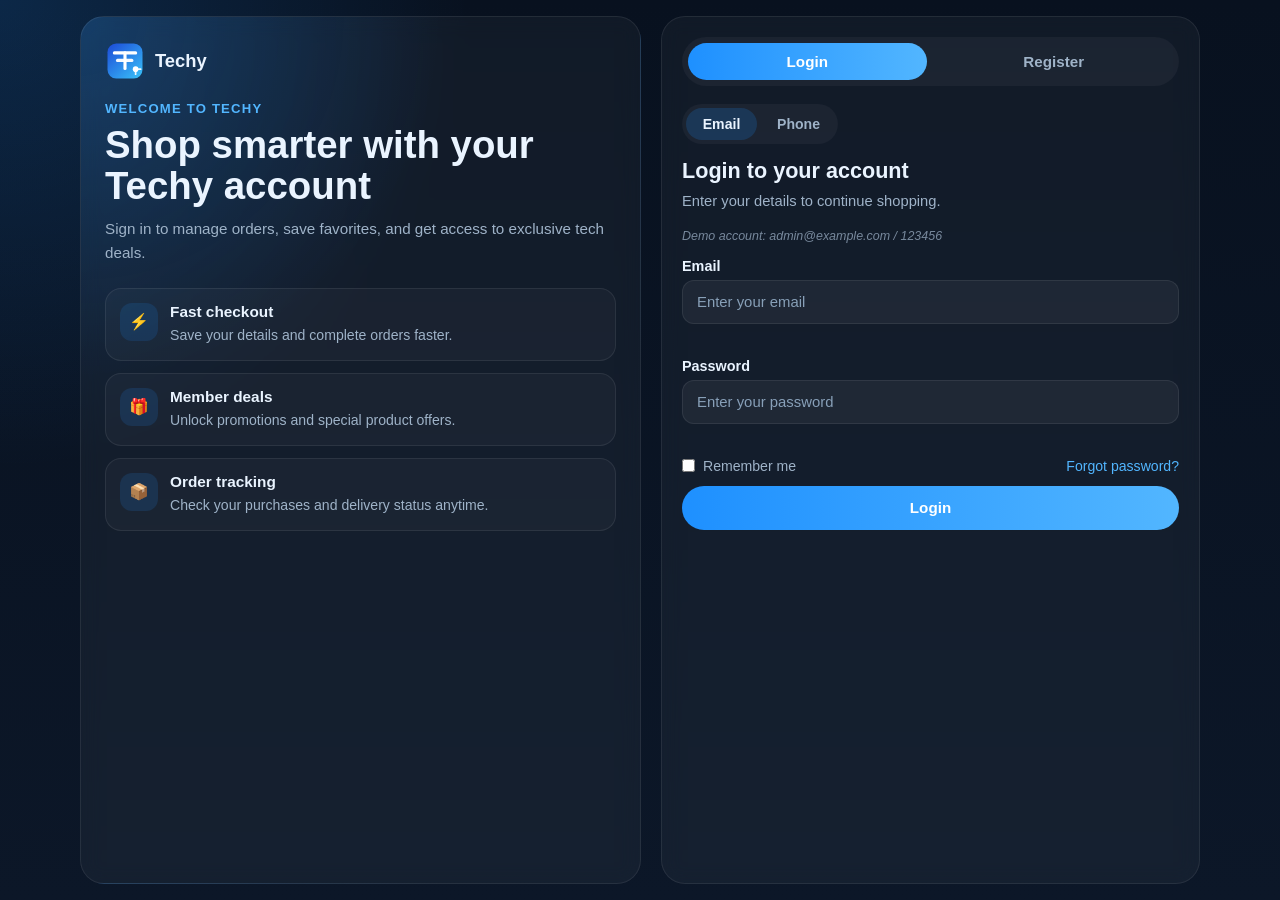
<file: index.html>
<!DOCTYPE html>
<html lang="en">
    <head>
        <meta charset="UTF-8">
        <meta name="viewport" content="width=device-width, initial-scale=1.0">
        <title>Techy - Homepage</title>
        <link rel="icon" type="image/svg+xml" href="./assets/images/techy-favicon.svg">
        <script src="./js/auth-session.js"></script>
        <script>
            window.TechyAuth.requireAuth();
        </script>
        <link rel="stylesheet" href="./css/main.css">
        <link rel="stylesheet" href="./css/header.css">
        <link rel="stylesheet" href="./css/footer.css">
    </head>
    <body>
        <header class="header" id="header">
            <div class="header__container">
                <a href="./index.html" class="header__brand">
                    <img
                        src="./assets/images/techy-symbol.svg"
                        alt="Techy logo"
                        class="header__logo"
                    >
                    <span class="header__brand-text">Techy</span>
                </a>

                <nav class="header__nav">
                    <a href="./index.html" class="header__nav-link header__nav-link--active">Home</a>
                    <a href="./products.html" class="header__nav-link">Products</a>
                    <a href="./deals.html" class="header__nav-link">Deals</a>
                    <a href="./account.html" class="header__nav-link">Account</a>
                    <a href="./cart.html" class="header__nav-link">Cart</a>
                </nav>

                <div class="header__actions">
                    <form class="header__search" action="./products.html" method="get">
                        <span class="header__search-icon">Search</span>
                        <input
                            type="text"
                            class="header__search-input"
                            name="search"
                            placeholder="Search gadgets..."
                        >
                    </form>

                    <a href="./cart.html" class="header__icon-link" aria-label="Cart">
                        <span class="header__icon-symbol">Cart</span>
                        <span class="header__cart-count" data-cart-count>0</span>
                    </a>
                    <button class="header__menu-button" type="button" id="menuBtn" aria-label="Open menu">Menu</button>
                </div>
            </div>

            <div class="header__mobile-panel" id="mobilePanel">
                <div class="header__mobile-inner">
                    <form class="header__mobile-search" action="./products.html" method="get">
                        <input
                            type="text"
                            class="header__mobile-search-input"
                            name="search"
                            placeholder="Search gadgets..."
                        >
                    </form>

                    <div class="header__mobile-links">
                        <a href="./index.html" class="header__mobile-link">Home</a>
                        <a href="./products.html" class="header__mobile-link">Products</a>
                        <a href="./deals.html" class="header__mobile-link">Deals</a>
                        <a href="./account.html" class="header__mobile-link">Account</a>
                        <a href="./cart.html" class="header__mobile-link">Cart</a>
                    </div>
                </div>
            </div>
        </header>

        <section class="hero">
            <div class="hero__container">
                <div class="hero__card">
                    <p class="hero__eyebrow">Smart Tech. Better Prices.</p>
                    <h1 class="hero__title">Upgrade your setup with Techy</h1>
                    <p class="hero__description">
                        Discover gadgets, accessories, and daily tech deals in a clean modern shopping experience.
                    </p>
                    <div class="hero__actions">
                        <a href="./products.html" class="hero__button hero__button--primary">Shop now</a>
                        <a href="./products.html" class="hero__button hero__button--secondary">View deals</a>
                    </div>
                </div>
            </div>
        </section>

        <section class="promo">
            <div class="promo__container">
                <div class="promo__grid">
                    <article class="promo__card">
                        <span class="promo__label">Fast delivery</span>
                        <h2 class="promo__title">Next-gen tech, delivered fast</h2>
                        <p class="promo__text">
                            Shop the latest gadgets, accessories, and gaming gear with reliable shipping and daily offers.
                        </p>
                    </article>

                    <article class="promo__stat-card">
                        <strong class="promo__stat-number">5K+</strong>
                        <span class="promo__stat-label">Products available</span>
                    </article>

                    <article class="promo__stat-card">
                        <strong class="promo__stat-number">24/7</strong>
                        <span class="promo__stat-label">Customer support</span>
                    </article>

                    <article class="promo__stat-card">
                        <strong class="promo__stat-number">99%</strong>
                        <span class="promo__stat-label">Happy customers</span>
                    </article>
                </div>
            </div>
        </section>

        <section class="categories">
            <div class="categories__container">
                <div class="section-heading">
                    <p class="section-heading__eyebrow">Top categories</p>
                    <h2 class="section-heading__title">Find your next upgrade</h2>
                </div>

                <div class="categories__grid">
                    <article class="categories__card">
                        <span class="categories__icon">LP</span>
                        <h3 class="categories__name">Laptops</h3>
                        <p class="categories__text">Powerful machines for work, study, and gaming.</p>
                    </article>

                    <article class="categories__card">
                        <span class="categories__icon">PH</span>
                        <h3 class="categories__name">Phones</h3>
                        <p class="categories__text">Flagship and budget smartphones for every need.</p>
                    </article>

                    <article class="categories__card">
                        <span class="categories__icon">AU</span>
                        <h3 class="categories__name">Audio</h3>
                        <p class="categories__text">Headphones, earbuds, speakers, and more.</p>
                    </article>

                    <article class="categories__card">
                        <span class="categories__icon">WR</span>
                        <h3 class="categories__name">Wearables</h3>
                        <p class="categories__text">Smartwatches and fitness tech for everyday life.</p>
                    </article>
                </div>
            </div>
        </section>

        <section class="ad-banner">
            <div class="ad-banner__container">
                <div class="ad-banner__content">
                    <p class="ad-banner__eyebrow">Limited-time deal</p>
                    <h2 class="ad-banner__title">Save up to 40% on selected accessories</h2>
                    <p class="ad-banner__text">
                        Upgrade your setup with keyboards, mice, chargers, cases, and smart devices at special prices this week.
                    </p>
                    <div class="ad-banner__actions">
                        <a href="./products.html" class="ad-banner__button ad-banner__button--primary">Shop deals</a>
                        <a href="./products.html" class="ad-banner__button ad-banner__button--secondary">Learn more</a>
                    </div>
                </div>
                <div class="ad-banner__badge">
                    <span class="ad-banner__badge-label">From</span>
                    <strong class="ad-banner__badge-price">$19</strong>
                </div>
            </div>
        </section>

        <section class="products">
            <div class="products__container">
                <div class="section-heading">
                    <p class="section-heading__eyebrow">Trending now</p>
                    <h2 class="section-heading__title">Popular picks at Techy</h2>
                </div>

                <div class="products__grid" id="productsGrid"></div>
            </div>
        </section>

        <section class="features" id="aboutSection">
            <div class="features__container">
                <div class="section-heading">
                    <p class="section-heading__eyebrow">Why Techy</p>
                    <h2 class="section-heading__title">Built for modern tech shopping</h2>
                </div>

                <div class="features__grid">
                    <article class="features__card">
                        <h3 class="features__title">Trusted quality</h3>
                        <p class="features__text">Carefully selected products from reliable brands and suppliers.</p>
                    </article>

                    <article class="features__card">
                        <h3 class="features__title">Best-value deals</h3>
                        <p class="features__text">Frequent promotions and competitive prices across top categories.</p>
                    </article>

                    <article class="features__card">
                        <h3 class="features__title">Easy support</h3>
                        <p class="features__text">Simple returns, friendly service, and smooth shopping experience.</p>
                    </article>
                </div>
            </div>
        </section>

        <footer class="footer" id="contactSection">
            <div class="footer__container">
                <div class="footer__top">
                    <div class="footer__brand-block">
                        <a href="./index.html" class="footer__brand">
                            <img
                                src="./assets/images/techy-symbol.svg"
                                alt="Techy logo"
                                class="footer__logo"
                            >
                            <span class="footer__brand-text">Techy</span>
                        </a>
                        <p class="footer__description">
                            Your trusted tech shop for gadgets, accessories, and smart deals every day.
                        </p>
                    </div>

                    <div class="footer__links-group">
                        <h3 class="footer__title">Shop</h3>
                        <a href="./products.html?category=Laptops" class="footer__link">Laptops</a>
                        <a href="./products.html?category=Phones" class="footer__link">Phones</a>
                        <a href="./products.html?category=Accessories" class="footer__link">Accessories</a>
                        <a href="./products.html?badge=deal" class="footer__link">Deals</a>
                    </div>

                    <div class="footer__links-group">
                        <h3 class="footer__title">Company</h3>
                        <a href="./about.html" class="footer__link">About</a>
                        <a href="./contact.html" class="footer__link">Contact</a>
                        <a href="./support.html" class="footer__link">Support</a>
                        <a href="./privacy.html" class="footer__link">Privacy Policy</a>
                    </div>

                    <div class="footer__links-group">
                        <h3 class="footer__title">Newsletter</h3>
                        <p class="footer__text">
                            Get updates on new arrivals and exclusive offers.
                        </p>
                        <form class="footer__form" action="#">
                            <input
                                type="email"
                                class="footer__input"
                                placeholder="Enter your email"
                            >
                            <button type="submit" class="footer__button">Subscribe</button>
                        </form>
                    </div>
                </div>

                <div class="footer__bottom">
                    <p class="footer__copyright">© 2026 Techy. All rights reserved.</p>
                    <div class="footer__bottom-links">
                        <a href="./support.html" class="footer__bottom-link">Terms</a>
                        <a href="./privacy.html" class="footer__bottom-link">Privacy</a>
                        <a href="./support.html" class="footer__bottom-link">Cookies</a>
                    </div>
                </div>
            </div>
        </footer>

        <script src="./js/catalog-data.js"></script>
        <script src="./js/store.js"></script>
        <script src="./js/header.js"></script>
        <script src="./js/home.js"></script>
    </body>
</html>
</file>
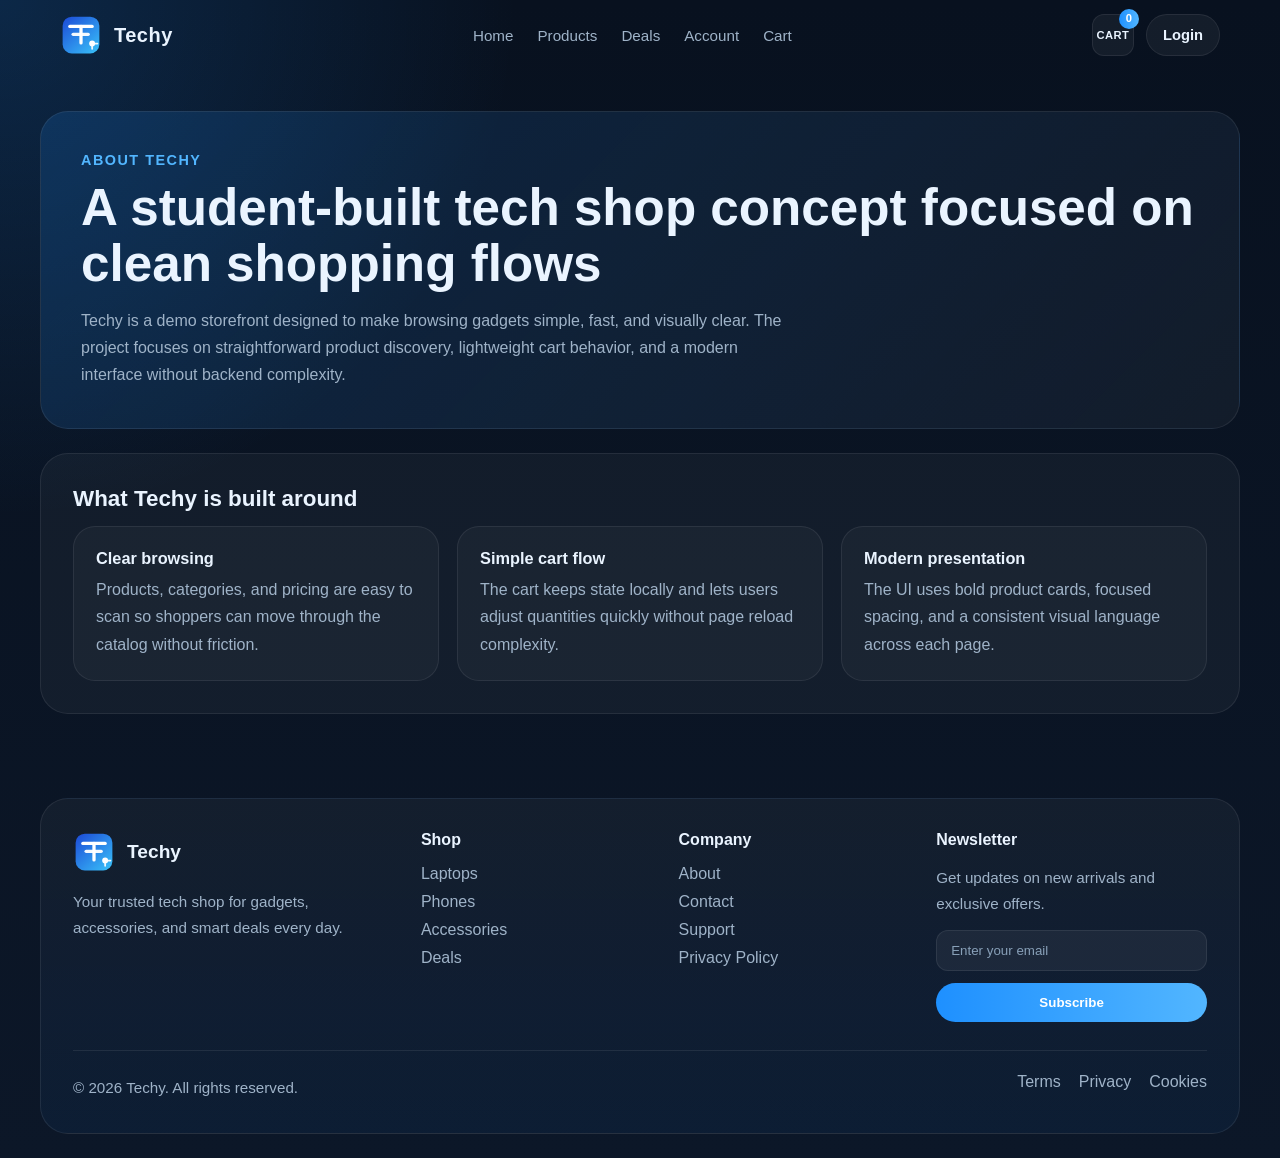
<file: about.html>
<!DOCTYPE html>
<html lang="en">
    <head>
        <meta charset="UTF-8">
        <meta name="viewport" content="width=device-width, initial-scale=1.0">
        <title>Techy - About</title>
        <link rel="icon" type="image/svg+xml" href="./assets/images/techy-favicon.svg">
        <script src="./js/auth-session.js"></script>
        <link rel="stylesheet" href="./css/main.css">
        <link rel="stylesheet" href="./css/header.css">
        <link rel="stylesheet" href="./css/footer.css">
        <link rel="stylesheet" href="./css/company.css">
    </head>
    <body class="about-page">
        <header class="header header--scrolled" id="header">
            <div class="header__container">
                <a href="./index.html" class="header__brand">
                    <img src="./assets/images/techy-symbol.svg" alt="Techy logo" class="header__logo">
                    <span class="header__brand-text">Techy</span>
                </a>
                <nav class="header__nav">
                    <a href="./index.html" class="header__nav-link">Home</a>
                    <a href="./products.html" class="header__nav-link">Products</a>
                    <a href="./deals.html" class="header__nav-link">Deals</a>
                    <a href="./account.html" class="header__nav-link">Account</a>
                    <a href="./cart.html" class="header__nav-link">Cart</a>
                </nav>
                <div class="header__actions">
                    <a href="./cart.html" class="header__icon-link" aria-label="Cart">
                        <span class="header__icon-symbol">Cart</span>
                        <span class="header__cart-count" data-cart-count>0</span>
                    </a>
                    <button class="header__menu-button" type="button" id="menuBtn" aria-label="Open menu">Menu</button>
                </div>
            </div>
            <div class="header__mobile-panel" id="mobilePanel">
                <div class="header__mobile-inner">
                    <div class="header__mobile-links">
                        <a href="./index.html" class="header__mobile-link">Home</a>
                        <a href="./products.html" class="header__mobile-link">Products</a>
                        <a href="./deals.html" class="header__mobile-link">Deals</a>
                        <a href="./account.html" class="header__mobile-link">Account</a>
                        <a href="./cart.html" class="header__mobile-link">Cart</a>
                    </div>
                </div>
            </div>
        </header>

        <main class="info-page">
            <div class="info-page__container">
                <section class="info-page__hero">
                    <p class="info-page__eyebrow">About Techy</p>
                    <h1 class="info-page__title">A student-built tech shop concept focused on clean shopping flows</h1>
                    <p class="info-page__description">
                        Techy is a demo storefront designed to make browsing gadgets simple, fast, and visually clear. The project focuses on straightforward product discovery, lightweight cart behavior, and a modern interface without backend complexity.
                    </p>
                </section>
                <section class="info-page__section">
                    <h2 class="info-page__section-title">What Techy is built around</h2>
                    <div class="info-page__grid">
                        <article class="info-page__card">
                            <h3 class="info-page__card-title">Clear browsing</h3>
                            <p class="info-page__card-text">Products, categories, and pricing are easy to scan so shoppers can move through the catalog without friction.</p>
                        </article>
                        <article class="info-page__card">
                            <h3 class="info-page__card-title">Simple cart flow</h3>
                            <p class="info-page__card-text">The cart keeps state locally and lets users adjust quantities quickly without page reload complexity.</p>
                        </article>
                        <article class="info-page__card">
                            <h3 class="info-page__card-title">Modern presentation</h3>
                            <p class="info-page__card-text">The UI uses bold product cards, focused spacing, and a consistent visual language across each page.</p>
                        </article>
                    </div>
                </section>
            </div>
        </main>

        <footer class="footer">
            <div class="footer__container">
                <div class="footer__top">
                    <div class="footer__brand-block">
                        <a href="./index.html" class="footer__brand">
                            <img src="./assets/images/techy-symbol.svg" alt="Techy logo" class="footer__logo">
                            <span class="footer__brand-text">Techy</span>
                        </a>
                        <p class="footer__description">Your trusted tech shop for gadgets, accessories, and smart deals every day.</p>
                    </div>
                    <div class="footer__links-group">
                        <h3 class="footer__title">Shop</h3>
                        <a href="./products.html?category=Laptops" class="footer__link">Laptops</a>
                        <a href="./products.html?category=Phones" class="footer__link">Phones</a>
                        <a href="./products.html?category=Accessories" class="footer__link">Accessories</a>
                        <a href="./products.html?badge=deal" class="footer__link">Deals</a>
                    </div>
                    <div class="footer__links-group">
                        <h3 class="footer__title">Company</h3>
                        <a href="./about.html" class="footer__link">About</a>
                        <a href="./contact.html" class="footer__link">Contact</a>
                        <a href="./support.html" class="footer__link">Support</a>
                        <a href="./privacy.html" class="footer__link">Privacy Policy</a>
                    </div>
                    <div class="footer__links-group">
                        <h3 class="footer__title">Newsletter</h3>
                        <p class="footer__text">Get updates on new arrivals and exclusive offers.</p>
                        <form class="footer__form" action="#">
                            <input type="email" class="footer__input" placeholder="Enter your email">
                            <button type="submit" class="footer__button">Subscribe</button>
                        </form>
                    </div>
                </div>
                <div class="footer__bottom">
                    <p class="footer__copyright">© 2026 Techy. All rights reserved.</p>
                    <div class="footer__bottom-links">
                        <a href="./support.html" class="footer__bottom-link">Terms</a>
                        <a href="./privacy.html" class="footer__bottom-link">Privacy</a>
                        <a href="./support.html" class="footer__bottom-link">Cookies</a>
                    </div>
                </div>
            </div>
        </footer>

        <script src="./js/catalog-data.js"></script>
        <script src="./js/store.js"></script>
        <script src="./js/header.js"></script>
    </body>
</html>
</file>
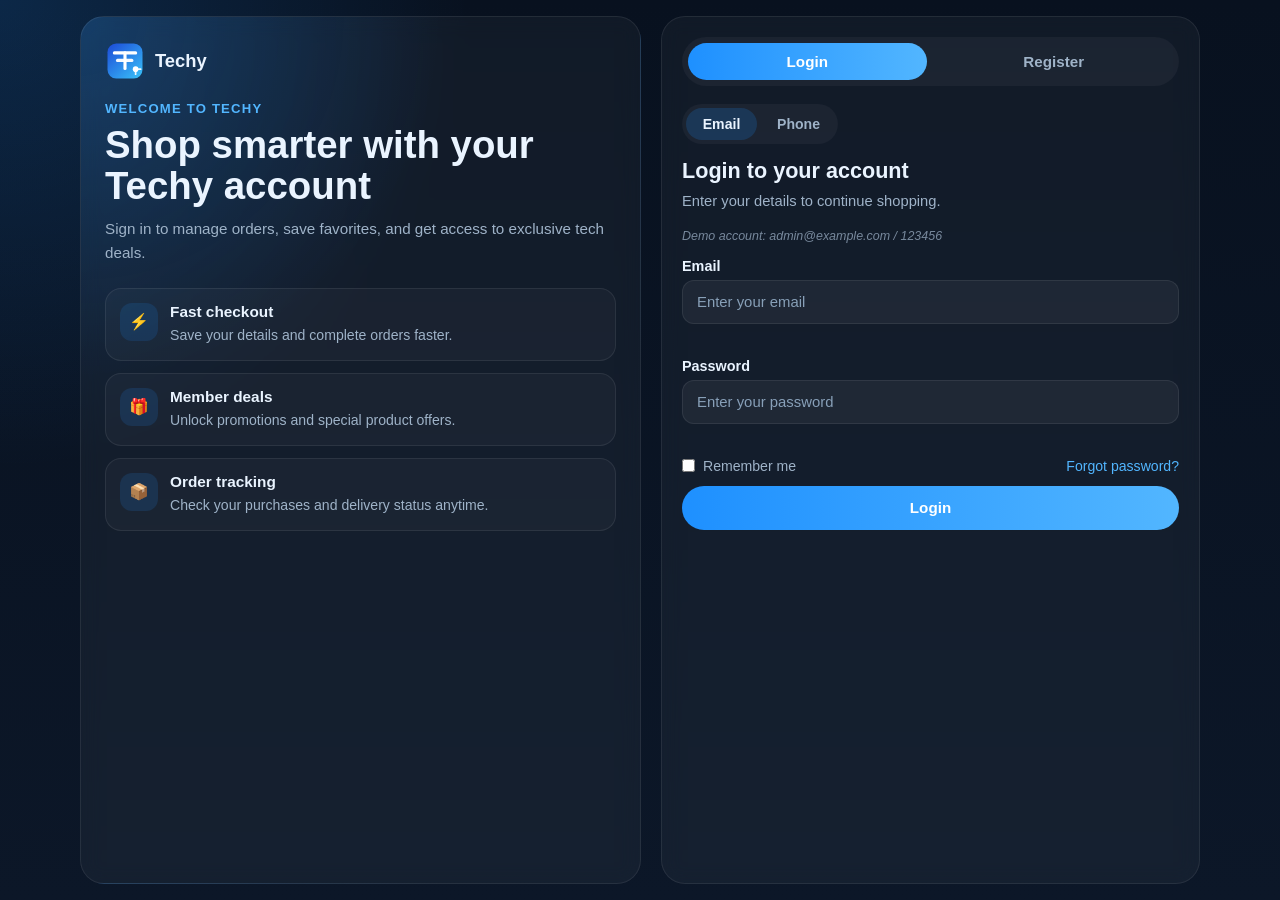
<file: account.html>
<!DOCTYPE html>
<html lang="en">
    <head>
        <meta charset="UTF-8">
        <meta name="viewport" content="width=device-width, initial-scale=1.0">
        <title>Techy - Account</title>
        <link rel="icon" type="image/svg+xml" href="./assets/images/techy-favicon.svg">
        <script src="./js/auth-session.js"></script>
        <script>
            window.TechyAuth.requireAuth();
        </script>
        <link rel="stylesheet" href="./css/main.css">
        <link rel="stylesheet" href="./css/header.css">
        <link rel="stylesheet" href="./css/footer.css">
        <link rel="stylesheet" href="./css/account.css">
    </head>
    <body class="account-page">
        <header class="header header--scrolled" id="header">
            <div class="header__container">
                <a href="./index.html" class="header__brand">
                    <img src="./assets/images/techy-symbol.svg" alt="Techy logo" class="header__logo">
                    <span class="header__brand-text">Techy</span>
                </a>
                <nav class="header__nav">
                    <a href="./index.html" class="header__nav-link">Home</a>
                    <a href="./products.html" class="header__nav-link">Products</a>
                    <a href="./deals.html" class="header__nav-link">Deals</a>
                    <a href="./account.html" class="header__nav-link header__nav-link--active">Account</a>
                    <a href="./cart.html" class="header__nav-link">Cart</a>
                </nav>
                <div class="header__actions">
                    <a href="./cart.html" class="header__icon-link" aria-label="Cart">
                        <span class="header__icon-symbol">Cart</span>
                        <span class="header__cart-count" data-cart-count>0</span>
                    </a>
                    <button class="header__menu-button" type="button" id="menuBtn" aria-label="Open menu">Menu</button>
                </div>
            </div>
            <div class="header__mobile-panel" id="mobilePanel">
                <div class="header__mobile-inner">
                    <div class="header__mobile-links">
                        <a href="./index.html" class="header__mobile-link">Home</a>
                        <a href="./products.html" class="header__mobile-link">Products</a>
                        <a href="./deals.html" class="header__mobile-link">Deals</a>
                        <a href="./account.html" class="header__mobile-link">Account</a>
                        <a href="./cart.html" class="header__mobile-link">Cart</a>
                    </div>
                </div>
            </div>
        </header>

        <main class="account-main">
            <div class="account-main__container">
                <section class="account-page__hero">
                    <p class="account-page__eyebrow">Account</p>
                    <h1 class="account-page__title">Your Techy demo profile</h1>
                    <p class="account-page__description">
                        This page gives the navigation a real account destination and shows the fake session currently stored in the browser.
                    </p>
                </section>

                <section class="account-page__grid">
                    <article class="account-page__card">
                        <h2 class="account-page__card-title">Profile details</h2>
                        <div class="account-page__details">
                            <div class="account-page__detail">
                                <span class="account-page__label">Display Name</span>
                                <span class="account-page__value" id="accountName">Admin</span>
                            </div>
                            <div class="account-page__detail">
                                <span class="account-page__label">Email</span>
                                <span class="account-page__value" id="accountEmail">admin@example.com</span>
                            </div>
                            <div class="account-page__detail">
                                <span class="account-page__label">Access Level</span>
                                <span class="account-page__value">Demo account</span>
                            </div>
                        </div>
                        <div class="account-page__actions">
                            <a href="./products.html" class="account-page__button account-page__button--secondary">Browse products</a>
                            <button type="button" class="account-page__button account-page__button--primary" id="logoutButton">Log out</button>
                        </div>
                    </article>

                    <aside class="account-page__card">
                        <h2 class="account-page__card-title">Demo notes</h2>
                        <ul class="account-page__list">
                            <li>This account is client-side only.</li>
                            <li>The active session is stored in `localStorage`.</li>
                            <li>Logging out clears the fake session and returns you to the login page.</li>
                            <li>The sign-in credentials remain `admin@example.com` and `123456`.</li>
                        </ul>
                    </aside>
                </section>
            </div>
        </main>

        <footer class="footer">
            <div class="footer__container">
                <div class="footer__top">
                    <div class="footer__brand-block">
                        <a href="./index.html" class="footer__brand">
                            <img src="./assets/images/techy-symbol.svg" alt="Techy logo" class="footer__logo">
                            <span class="footer__brand-text">Techy</span>
                        </a>
                        <p class="footer__description">Your trusted tech shop for gadgets, accessories, and smart deals every day.</p>
                    </div>
                    <div class="footer__links-group">
                        <h3 class="footer__title">Shop</h3>
                        <a href="./products.html?category=Laptops" class="footer__link">Laptops</a>
                        <a href="./products.html?category=Phones" class="footer__link">Phones</a>
                        <a href="./products.html?category=Accessories" class="footer__link">Accessories</a>
                        <a href="./products.html?badge=deal" class="footer__link">Deals</a>
                    </div>
                    <div class="footer__links-group">
                        <h3 class="footer__title">Company</h3>
                        <a href="./about.html" class="footer__link">About</a>
                        <a href="./contact.html" class="footer__link">Contact</a>
                        <a href="./support.html" class="footer__link">Support</a>
                        <a href="./privacy.html" class="footer__link">Privacy Policy</a>
                    </div>
                    <div class="footer__links-group">
                        <h3 class="footer__title">Newsletter</h3>
                        <p class="footer__text">Get updates on new arrivals and exclusive offers.</p>
                        <form class="footer__form" action="#">
                            <input type="email" class="footer__input" placeholder="Enter your email">
                            <button type="submit" class="footer__button">Subscribe</button>
                        </form>
                    </div>
                </div>
                <div class="footer__bottom">
                    <p class="footer__copyright">© 2026 Techy. All rights reserved.</p>
                    <div class="footer__bottom-links">
                        <a href="./support.html" class="footer__bottom-link">Terms</a>
                        <a href="./privacy.html" class="footer__bottom-link">Privacy</a>
                        <a href="./support.html" class="footer__bottom-link">Cookies</a>
                    </div>
                </div>
            </div>
        </footer>

        <script src="./js/catalog-data.js"></script>
        <script src="./js/store.js"></script>
        <script src="./js/header.js"></script>
        <script src="./js/account.js"></script>
    </body>
</html>
</file>
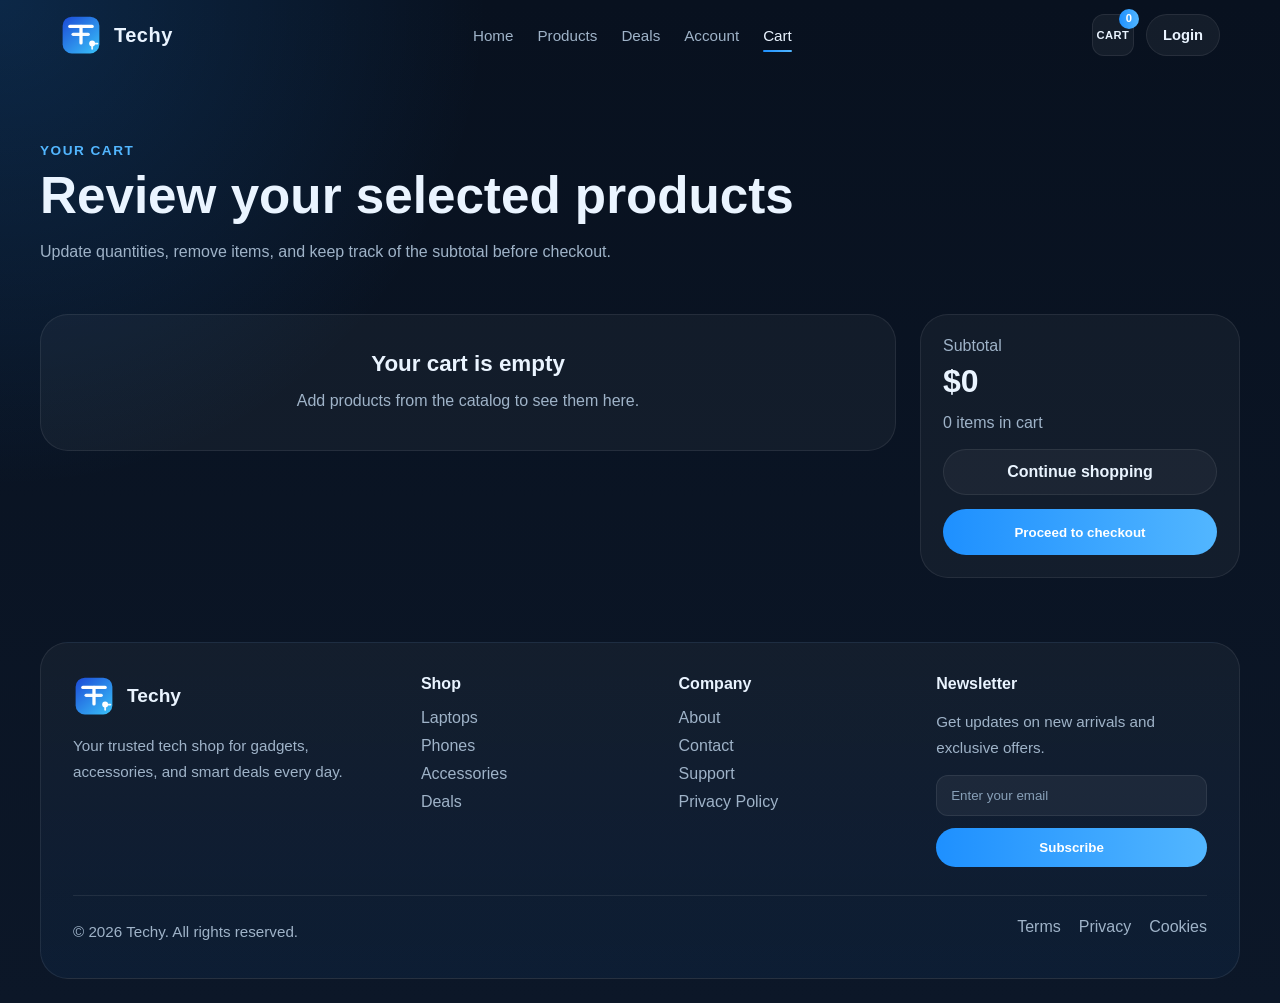
<file: cart.html>
<!DOCTYPE html>
<html lang="en">
    <head>
        <meta charset="UTF-8">
        <meta name="viewport" content="width=device-width, initial-scale=1.0">
        <title>Techy - Cart</title>
        <link rel="icon" type="image/svg+xml" href="./assets/images/techy-favicon.svg">
        <script src="./js/auth-session.js"></script>
        <link rel="stylesheet" href="./css/main.css">
        <link rel="stylesheet" href="./css/header.css">
        <link rel="stylesheet" href="./css/footer.css">
        <link rel="stylesheet" href="./css/cart.css">
    </head>
    <body class="cart-page">
        <header class="header header--scrolled" id="header">
            <div class="header__container">
                <a href="./index.html" class="header__brand">
                    <img src="./assets/images/techy-symbol.svg" alt="Techy logo" class="header__logo">
                    <span class="header__brand-text">Techy</span>
                </a>

                <nav class="header__nav">
                    <a href="./index.html" class="header__nav-link">Home</a>
                    <a href="./products.html" class="header__nav-link">Products</a>
                    <a href="./deals.html" class="header__nav-link">Deals</a>
                    <a href="./account.html" class="header__nav-link">Account</a>
                    <a href="./cart.html" class="header__nav-link header__nav-link--active">Cart</a>
                </nav>

                <div class="header__actions">
                    <a href="./cart.html" class="header__icon-link" aria-label="Cart">
                        <span class="header__icon-symbol">Cart</span>
                        <span class="header__cart-count" data-cart-count>0</span>
                    </a>
                    <button class="header__menu-button" type="button" id="menuBtn" aria-label="Open menu">Menu</button>
                </div>
            </div>

            <div class="header__mobile-panel" id="mobilePanel">
                <div class="header__mobile-inner">
                    <div class="header__mobile-links">
                        <a href="./index.html" class="header__mobile-link">Home</a>
                        <a href="./products.html" class="header__mobile-link">Products</a>
                        <a href="./deals.html" class="header__mobile-link">Deals</a>
                        <a href="./account.html" class="header__mobile-link">Account</a>
                        <a href="./cart.html" class="header__mobile-link">Cart</a>
                    </div>
                </div>
            </div>
        </header>

        <main class="cart-view">
            <section class="cart-view__hero">
                <div class="cart-view__hero-container">
                    <p class="cart-view__eyebrow">Your cart</p>
                    <h1 class="cart-view__title">Review your selected products</h1>
                    <p class="cart-view__description">
                        Update quantities, remove items, and keep track of the subtotal before checkout.
                    </p>
                </div>
            </section>

            <section class="cart-view__section">
                <div class="cart-view__container">
                    <div class="cart-view__items" id="cartItems"></div>

                    <aside class="cart-view__summary" id="cartSummary">
                        <div class="cart-view__summary-card">
                            <p class="cart-view__summary-label">Subtotal</p>
                            <p class="cart-view__summary-value" id="cartSubtotal">$0</p>
                            <p class="cart-view__summary-text" id="cartSummaryText">0 items in cart</p>
                            <a href="./products.html" class="cart-view__button cart-view__button--secondary">Continue shopping</a>
                            <button type="button" class="cart-view__button cart-view__button--primary">Proceed to checkout</button>
                        </div>
                    </aside>
                </div>
            </section>
        </main>

        <footer class="footer">
            <div class="footer__container">
                <div class="footer__top">
                    <div class="footer__brand-block">
                        <a href="./index.html" class="footer__brand">
                            <img src="./assets/images/techy-symbol.svg" alt="Techy logo" class="footer__logo">
                            <span class="footer__brand-text">Techy</span>
                        </a>
                        <p class="footer__description">
                            Your trusted tech shop for gadgets, accessories, and smart deals every day.
                        </p>
                    </div>

                    <div class="footer__links-group">
                        <h3 class="footer__title">Shop</h3>
                        <a href="./products.html?category=Laptops" class="footer__link">Laptops</a>
                        <a href="./products.html?category=Phones" class="footer__link">Phones</a>
                        <a href="./products.html?category=Accessories" class="footer__link">Accessories</a>
                        <a href="./products.html?badge=deal" class="footer__link">Deals</a>
                    </div>

                    <div class="footer__links-group">
                        <h3 class="footer__title">Company</h3>
                        <a href="./about.html" class="footer__link">About</a>
                        <a href="./contact.html" class="footer__link">Contact</a>
                        <a href="./support.html" class="footer__link">Support</a>
                        <a href="./privacy.html" class="footer__link">Privacy Policy</a>
                    </div>

                    <div class="footer__links-group">
                        <h3 class="footer__title">Newsletter</h3>
                        <p class="footer__text">Get updates on new arrivals and exclusive offers.</p>
                        <form class="footer__form" action="#">
                            <input type="email" class="footer__input" placeholder="Enter your email">
                            <button type="submit" class="footer__button">Subscribe</button>
                        </form>
                    </div>
                </div>

                <div class="footer__bottom">
                    <p class="footer__copyright">© 2026 Techy. All rights reserved.</p>
                    <div class="footer__bottom-links">
                        <a href="./support.html" class="footer__bottom-link">Terms</a>
                        <a href="./privacy.html" class="footer__bottom-link">Privacy</a>
                        <a href="./support.html" class="footer__bottom-link">Cookies</a>
                    </div>
                </div>
            </div>
        </footer>

        <script src="./js/catalog-data.js"></script>
        <script src="./js/store.js"></script>
        <script src="./js/header.js"></script>
        <script src="./js/cart.js"></script>
    </body>
</html>
</file>
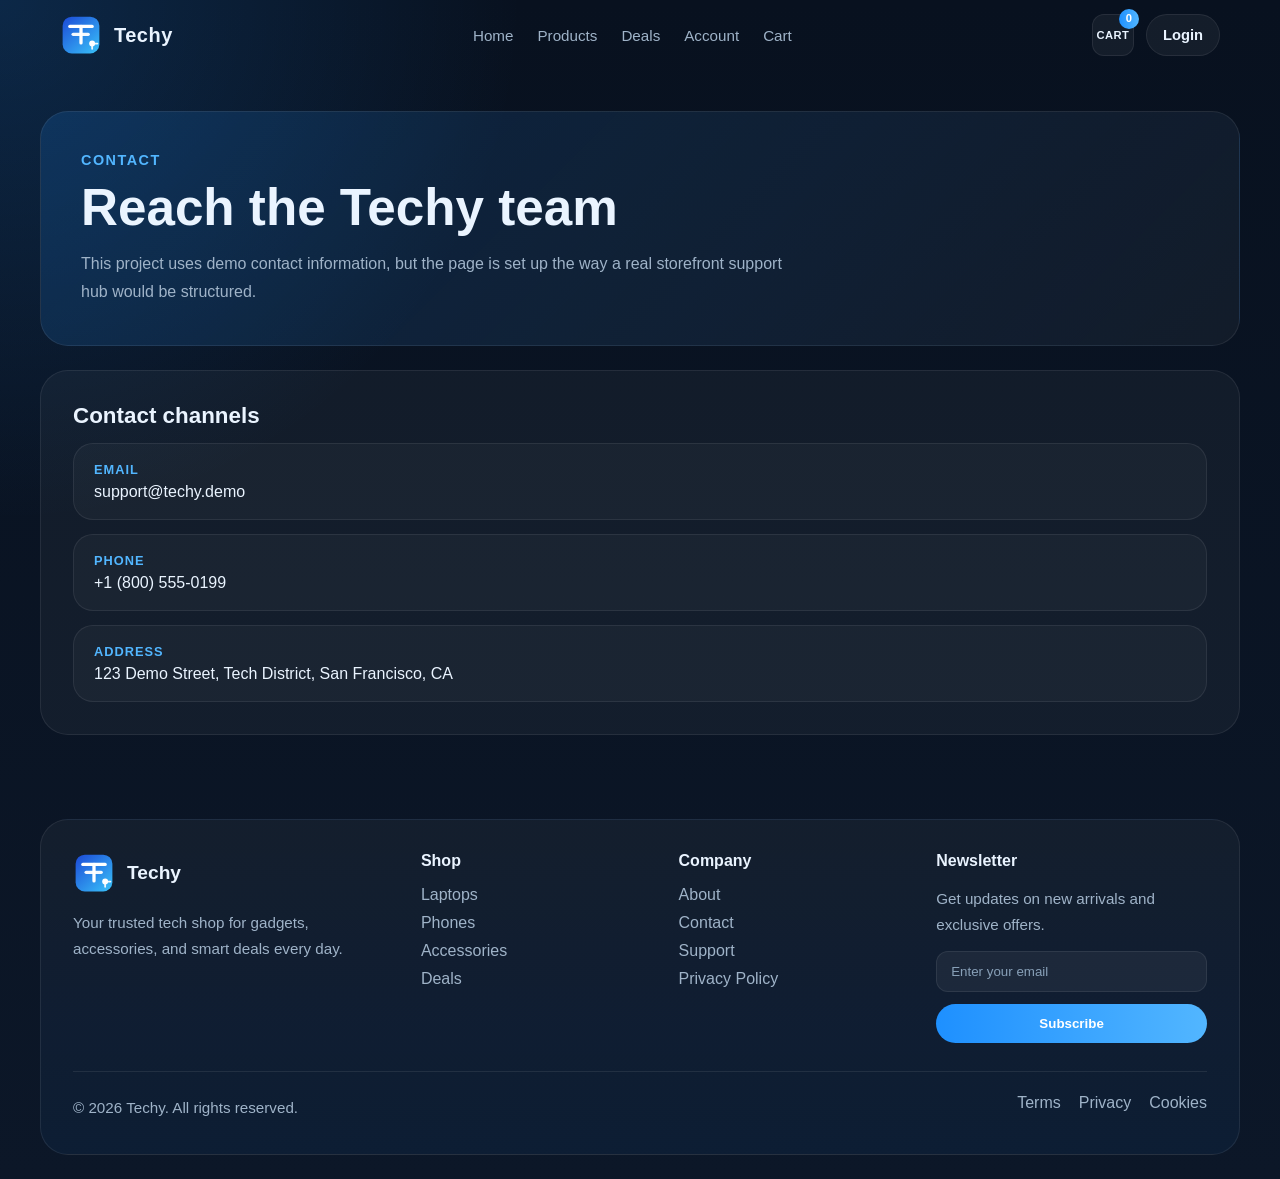
<file: contact.html>
<!DOCTYPE html>
<html lang="en">
    <head>
        <meta charset="UTF-8">
        <meta name="viewport" content="width=device-width, initial-scale=1.0">
        <title>Techy - Contact</title>
        <link rel="icon" type="image/svg+xml" href="./assets/images/techy-favicon.svg">
        <script src="./js/auth-session.js"></script>
        <link rel="stylesheet" href="./css/main.css">
        <link rel="stylesheet" href="./css/header.css">
        <link rel="stylesheet" href="./css/footer.css">
        <link rel="stylesheet" href="./css/company.css">
    </head>
    <body class="contact-page">
        <header class="header header--scrolled" id="header">
            <div class="header__container">
                <a href="./index.html" class="header__brand">
                    <img src="./assets/images/techy-symbol.svg" alt="Techy logo" class="header__logo">
                    <span class="header__brand-text">Techy</span>
                </a>
                <nav class="header__nav">
                    <a href="./index.html" class="header__nav-link">Home</a>
                    <a href="./products.html" class="header__nav-link">Products</a>
                    <a href="./deals.html" class="header__nav-link">Deals</a>
                    <a href="./account.html" class="header__nav-link">Account</a>
                    <a href="./cart.html" class="header__nav-link">Cart</a>
                </nav>
                <div class="header__actions">
                    <a href="./cart.html" class="header__icon-link" aria-label="Cart">
                        <span class="header__icon-symbol">Cart</span>
                        <span class="header__cart-count" data-cart-count>0</span>
                    </a>
                    <button class="header__menu-button" type="button" id="menuBtn" aria-label="Open menu">Menu</button>
                </div>
            </div>
            <div class="header__mobile-panel" id="mobilePanel">
                <div class="header__mobile-inner">
                    <div class="header__mobile-links">
                        <a href="./index.html" class="header__mobile-link">Home</a>
                        <a href="./products.html" class="header__mobile-link">Products</a>
                        <a href="./deals.html" class="header__mobile-link">Deals</a>
                        <a href="./account.html" class="header__mobile-link">Account</a>
                        <a href="./cart.html" class="header__mobile-link">Cart</a>
                    </div>
                </div>
            </div>
        </header>

        <main class="info-page">
            <div class="info-page__container">
                <section class="info-page__hero">
                    <p class="info-page__eyebrow">Contact</p>
                    <h1 class="info-page__title">Reach the Techy team</h1>
                    <p class="info-page__description">This project uses demo contact information, but the page is set up the way a real storefront support hub would be structured.</p>
                </section>
                <section class="info-page__section">
                    <h2 class="info-page__section-title">Contact channels</h2>
                    <div class="info-page__contact-list">
                        <div class="info-page__contact-item">
                            <span class="info-page__contact-label">Email</span>
                            <a href="mailto:support@techy.demo" class="info-page__contact-value">support@techy.demo</a>
                        </div>
                        <div class="info-page__contact-item">
                            <span class="info-page__contact-label">Phone</span>
                            <a href="tel:+18005550199" class="info-page__contact-value">+1 (800) 555-0199</a>
                        </div>
                        <div class="info-page__contact-item">
                            <span class="info-page__contact-label">Address</span>
                            <span class="info-page__contact-value">123 Demo Street, Tech District, San Francisco, CA</span>
                        </div>
                    </div>
                </section>
            </div>
        </main>

        <footer class="footer">
            <div class="footer__container">
                <div class="footer__top">
                    <div class="footer__brand-block">
                        <a href="./index.html" class="footer__brand">
                            <img src="./assets/images/techy-symbol.svg" alt="Techy logo" class="footer__logo">
                            <span class="footer__brand-text">Techy</span>
                        </a>
                        <p class="footer__description">Your trusted tech shop for gadgets, accessories, and smart deals every day.</p>
                    </div>
                    <div class="footer__links-group">
                        <h3 class="footer__title">Shop</h3>
                        <a href="./products.html?category=Laptops" class="footer__link">Laptops</a>
                        <a href="./products.html?category=Phones" class="footer__link">Phones</a>
                        <a href="./products.html?category=Accessories" class="footer__link">Accessories</a>
                        <a href="./products.html?badge=deal" class="footer__link">Deals</a>
                    </div>
                    <div class="footer__links-group">
                        <h3 class="footer__title">Company</h3>
                        <a href="./about.html" class="footer__link">About</a>
                        <a href="./contact.html" class="footer__link">Contact</a>
                        <a href="./support.html" class="footer__link">Support</a>
                        <a href="./privacy.html" class="footer__link">Privacy Policy</a>
                    </div>
                    <div class="footer__links-group">
                        <h3 class="footer__title">Newsletter</h3>
                        <p class="footer__text">Get updates on new arrivals and exclusive offers.</p>
                        <form class="footer__form" action="#">
                            <input type="email" class="footer__input" placeholder="Enter your email">
                            <button type="submit" class="footer__button">Subscribe</button>
                        </form>
                    </div>
                </div>
                <div class="footer__bottom">
                    <p class="footer__copyright">© 2026 Techy. All rights reserved.</p>
                    <div class="footer__bottom-links">
                        <a href="./support.html" class="footer__bottom-link">Terms</a>
                        <a href="./privacy.html" class="footer__bottom-link">Privacy</a>
                        <a href="./support.html" class="footer__bottom-link">Cookies</a>
                    </div>
                </div>
            </div>
        </footer>

        <script src="./js/catalog-data.js"></script>
        <script src="./js/store.js"></script>
        <script src="./js/header.js"></script>
    </body>
</html>
</file>
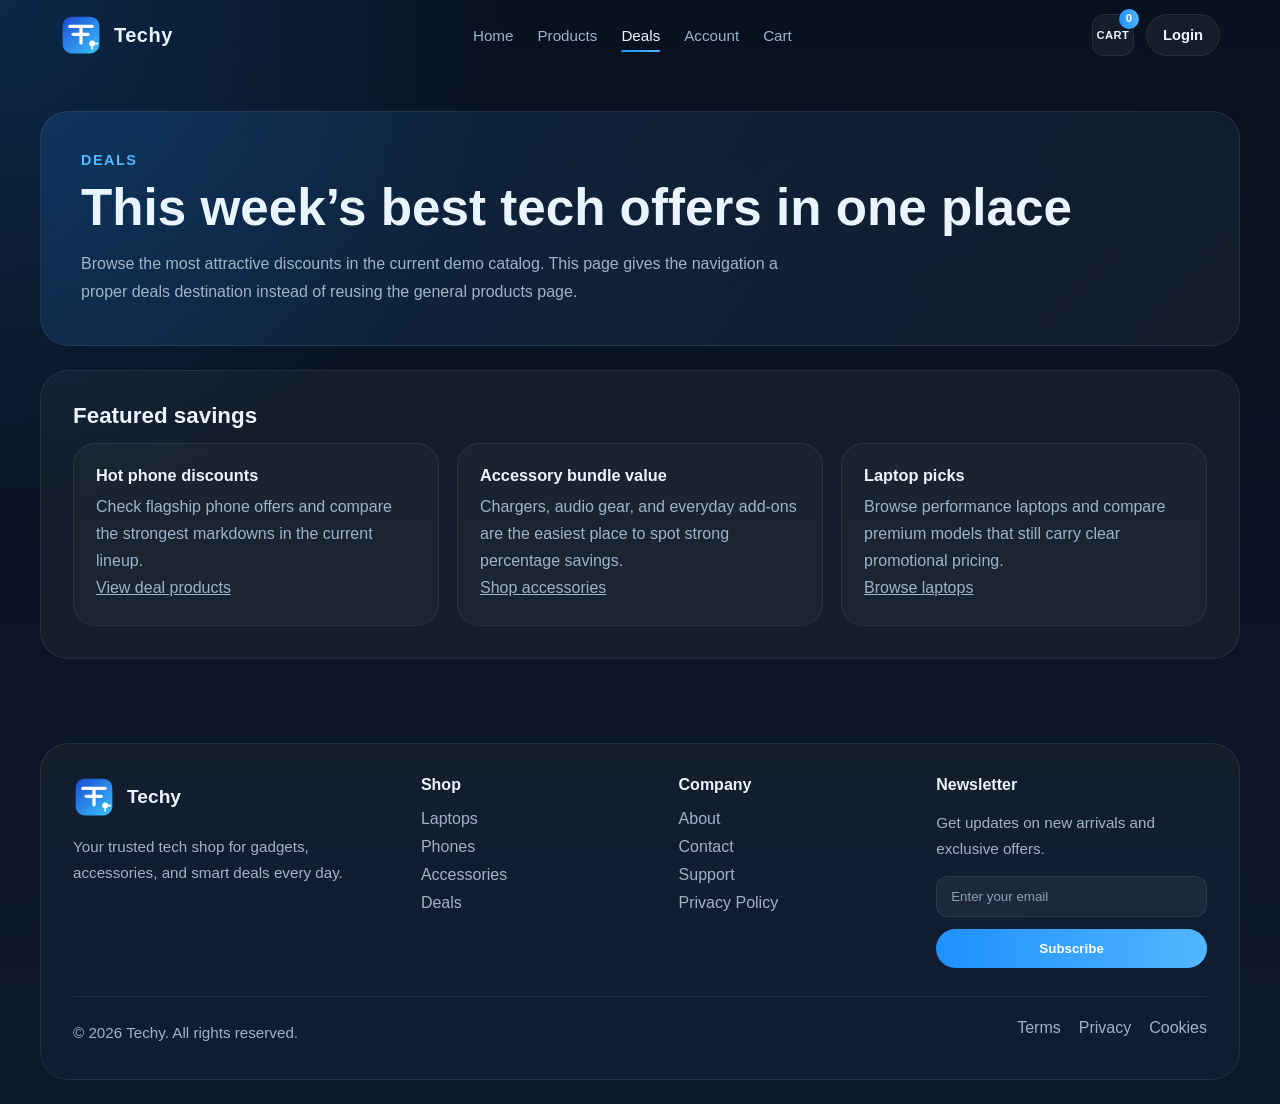
<file: deals.html>
<!DOCTYPE html>
<html lang="en">
    <head>
        <meta charset="UTF-8">
        <meta name="viewport" content="width=device-width, initial-scale=1.0">
        <title>Techy - Deals</title>
        <link rel="icon" type="image/svg+xml" href="./assets/images/techy-favicon.svg">
        <script src="./js/auth-session.js"></script>
        <link rel="stylesheet" href="./css/main.css">
        <link rel="stylesheet" href="./css/header.css">
        <link rel="stylesheet" href="./css/footer.css">
        <link rel="stylesheet" href="./css/company.css">
    </head>
    <body class="deals-page">
        <header class="header header--scrolled" id="header">
            <div class="header__container">
                <a href="./index.html" class="header__brand">
                    <img src="./assets/images/techy-symbol.svg" alt="Techy logo" class="header__logo">
                    <span class="header__brand-text">Techy</span>
                </a>
                <nav class="header__nav">
                    <a href="./index.html" class="header__nav-link">Home</a>
                    <a href="./products.html" class="header__nav-link">Products</a>
                    <a href="./deals.html" class="header__nav-link header__nav-link--active">Deals</a>
                    <a href="./account.html" class="header__nav-link">Account</a>
                    <a href="./cart.html" class="header__nav-link">Cart</a>
                </nav>
                <div class="header__actions">
                    <a href="./cart.html" class="header__icon-link" aria-label="Cart">
                        <span class="header__icon-symbol">Cart</span>
                        <span class="header__cart-count" data-cart-count>0</span>
                    </a>
                    <button class="header__menu-button" type="button" id="menuBtn" aria-label="Open menu">Menu</button>
                </div>
            </div>
            <div class="header__mobile-panel" id="mobilePanel">
                <div class="header__mobile-inner">
                    <div class="header__mobile-links">
                        <a href="./index.html" class="header__mobile-link">Home</a>
                        <a href="./products.html" class="header__mobile-link">Products</a>
                        <a href="./deals.html" class="header__mobile-link">Deals</a>
                        <a href="./account.html" class="header__mobile-link">Account</a>
                        <a href="./cart.html" class="header__mobile-link">Cart</a>
                    </div>
                </div>
            </div>
        </header>

        <main class="info-page">
            <div class="info-page__container">
                <section class="info-page__hero">
                    <p class="info-page__eyebrow">Deals</p>
                    <h1 class="info-page__title">This week’s best tech offers in one place</h1>
                    <p class="info-page__description">
                        Browse the most attractive discounts in the current demo catalog. This page gives the navigation a proper deals destination instead of reusing the general products page.
                    </p>
                </section>

                <section class="info-page__section">
                    <h2 class="info-page__section-title">Featured savings</h2>
                    <div class="info-page__grid">
                        <article class="info-page__card">
                            <h3 class="info-page__card-title">Hot phone discounts</h3>
                            <p class="info-page__card-text">Check flagship phone offers and compare the strongest markdowns in the current lineup.</p>
                            <p class="info-page__text"><a href="./products.html?badge=deal">View deal products</a></p>
                        </article>
                        <article class="info-page__card">
                            <h3 class="info-page__card-title">Accessory bundle value</h3>
                            <p class="info-page__card-text">Chargers, audio gear, and everyday add-ons are the easiest place to spot strong percentage savings.</p>
                            <p class="info-page__text"><a href="./products.html?category=Accessories">Shop accessories</a></p>
                        </article>
                        <article class="info-page__card">
                            <h3 class="info-page__card-title">Laptop picks</h3>
                            <p class="info-page__card-text">Browse performance laptops and compare premium models that still carry clear promotional pricing.</p>
                            <p class="info-page__text"><a href="./products.html?category=Laptops">Browse laptops</a></p>
                        </article>
                    </div>
                </section>
            </div>
        </main>

        <footer class="footer">
            <div class="footer__container">
                <div class="footer__top">
                    <div class="footer__brand-block">
                        <a href="./index.html" class="footer__brand">
                            <img src="./assets/images/techy-symbol.svg" alt="Techy logo" class="footer__logo">
                            <span class="footer__brand-text">Techy</span>
                        </a>
                        <p class="footer__description">Your trusted tech shop for gadgets, accessories, and smart deals every day.</p>
                    </div>
                    <div class="footer__links-group">
                        <h3 class="footer__title">Shop</h3>
                        <a href="./products.html?category=Laptops" class="footer__link">Laptops</a>
                        <a href="./products.html?category=Phones" class="footer__link">Phones</a>
                        <a href="./products.html?category=Accessories" class="footer__link">Accessories</a>
                        <a href="./products.html?badge=deal" class="footer__link">Deals</a>
                    </div>
                    <div class="footer__links-group">
                        <h3 class="footer__title">Company</h3>
                        <a href="./about.html" class="footer__link">About</a>
                        <a href="./contact.html" class="footer__link">Contact</a>
                        <a href="./support.html" class="footer__link">Support</a>
                        <a href="./privacy.html" class="footer__link">Privacy Policy</a>
                    </div>
                    <div class="footer__links-group">
                        <h3 class="footer__title">Newsletter</h3>
                        <p class="footer__text">Get updates on new arrivals and exclusive offers.</p>
                        <form class="footer__form" action="#">
                            <input type="email" class="footer__input" placeholder="Enter your email">
                            <button type="submit" class="footer__button">Subscribe</button>
                        </form>
                    </div>
                </div>
                <div class="footer__bottom">
                    <p class="footer__copyright">© 2026 Techy. All rights reserved.</p>
                    <div class="footer__bottom-links">
                        <a href="./support.html" class="footer__bottom-link">Terms</a>
                        <a href="./privacy.html" class="footer__bottom-link">Privacy</a>
                        <a href="./support.html" class="footer__bottom-link">Cookies</a>
                    </div>
                </div>
            </div>
        </footer>

        <script src="./js/catalog-data.js"></script>
        <script src="./js/store.js"></script>
        <script src="./js/header.js"></script>
    </body>
</html>
</file>
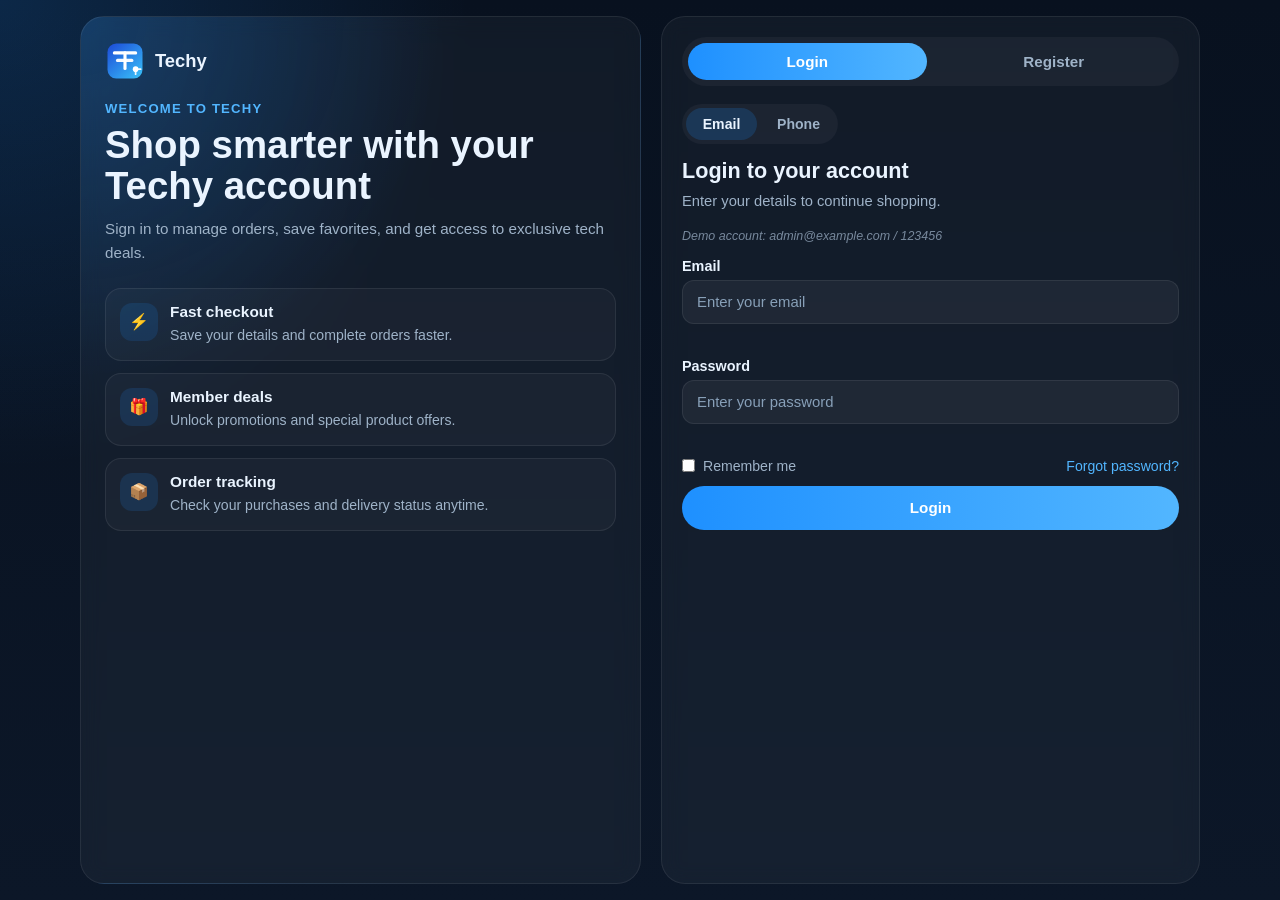
<file: login.html>
<!DOCTYPE html>
<html lang="en">
    <head>
        <meta charset="UTF-8">
        <meta name="viewport" content="width=device-width, initial-scale=1.0">
        <title>Techy - Login / Register</title>
        <link rel="icon" type="image/svg+xml" href="./assets/images/techy-favicon.svg">
        <link rel="stylesheet" href="./css/main.css">
        <link rel="stylesheet" href="./css/auth.css">
    </head>
    <body class="auth-page">
        <main class="auth">
            <div class="auth__container">
                <div class="auth__intro">
                    <a href="./index.html" class="auth__brand">
                        <img src="./assets/images/techy-symbol.svg" alt="Techy logo" class="auth__logo">
                        <span class="auth__brand-text">Techy</span>
                    </a>

                    <p class="auth__eyebrow">Welcome to Techy</p>
                    <h1 class="auth__title">Shop smarter with your Techy account</h1>
                    <p class="auth__description">
                        Sign in to manage orders, save favorites, and get access to exclusive tech deals.
                    </p>

                    <div class="auth__highlights">
                        <div class="auth__highlight">
                            <span class="auth__highlight-icon">⚡</span>
                            <div>
                                <h2 class="auth__highlight-title">Fast checkout</h2>
                                <p class="auth__highlight-text">Save your details and complete orders faster.</p>
                            </div>
                        </div>

                        <div class="auth__highlight">
                            <span class="auth__highlight-icon">🎁</span>
                            <div>
                                <h2 class="auth__highlight-title">Member deals</h2>
                                <p class="auth__highlight-text">Unlock promotions and special product offers.</p>
                            </div>
                        </div>

                        <div class="auth__highlight">
                            <span class="auth__highlight-icon">📦</span>
                            <div>
                                <h2 class="auth__highlight-title">Order tracking</h2>
                                <p class="auth__highlight-text">Check your purchases and delivery status anytime.</p>
                            </div>
                        </div>
                    </div>
                </div>

                <section class="auth__panel">
                    <div class="auth__tabs">
                        <button class="auth__tab auth__tab--active" type="button" data-auth-tab="login">Login</button>
                        <button class="auth__tab" type="button" data-auth-tab="register">Register</button>
                    </div>

                    <div class="auth__form-wrap auth__form-wrap--active" id="loginFormWrap">
                        <div class="auth__mode-switch">
                            <button type="button" class="auth__mode-button auth__mode-button--active" data-mode-target="login" data-mode="email">Email</button>
                            <button type="button" class="auth__mode-button" data-mode-target="login" data-mode="phone">Phone</button>
                        </div>

                        <h2 class="auth__form-title">Login to your account</h2>
                        <p class="auth__form-subtitle">Enter your details to continue shopping.</p>
                        <p class="auth__hint auth__demo-account">Demo account: admin@example.com / 123456</p>

                        <form class="auth__form" id="loginForm" novalidate>
                            <div class="auth__field auth__field--mode auth__field--active" data-mode-panel="login-email">
                                <label class="auth__label" for="loginEmail">Email</label>
                                <input class="auth__input" type="email" id="loginEmail" name="loginEmail" placeholder="Enter your email">
                                <p class="auth__error" id="loginEmailError"></p>
                            </div>

                            <div class="auth__field auth__field--mode" data-mode-panel="login-phone">
                                <label class="auth__label" for="loginPhone">Phone number</label>
                                <div class="auth__phone-group">
                                    <select class="auth__select" id="loginCountryCode" name="loginCountryCode">
                                        <option value="">Code</option>
                                    </select>
                                    <input
                                        class="auth__input"
                                        type="tel"
                                        id="loginPhone"
                                        name="loginPhone"
                                        placeholder="Enter phone number"
                                        inputmode="numeric"
                                        pattern="[0-9]*"
                                        maxlength="15"
                                        autocomplete="tel-national"
                                    >
                                </div>
                                <p class="auth__hint">Example: country code + local number</p>
                                <p class="auth__error" id="loginPhoneError"></p>
                            </div>

                            <div class="auth__field">
                                <label class="auth__label" for="loginPassword">Password</label>
                                <input class="auth__input" type="password" id="loginPassword" name="loginPassword" placeholder="Enter your password">
                                <p class="auth__error" id="loginPasswordError"></p>
                            </div>

                            <div class="auth__row">
                                <label class="auth__check">
                                    <input type="checkbox" class="auth__check-input">
                                    <span class="auth__check-text">Remember me</span>
                                </label>

                                <a href="#" class="auth__link">Forgot password?</a>
                            </div>

                            <button class="auth__button auth__button--primary" type="submit">Login</button>
                        </form>
                    </div>

                    <div class="auth__form-wrap" id="registerFormWrap">
                        <div class="auth__mode-switch">
                            <button type="button" class="auth__mode-button auth__mode-button--active" data-mode-target="register" data-mode="email">Email</button>
                            <button type="button" class="auth__mode-button" data-mode-target="register" data-mode="phone">Phone</button>
                        </div>

                        <h2 class="auth__form-title">Create an account</h2>
                        <p class="auth__form-subtitle">This demo uses a fixed account for sign-in.</p>

                        <form class="auth__form" id="registerForm" novalidate>
                            <div class="auth__field">
                                <label class="auth__label" for="registerName">Full name</label>
                                <input class="auth__input" type="text" id="registerName" name="registerName" placeholder="Enter your full name">
                                <p class="auth__error" id="registerNameError"></p>
                            </div>

                            <div class="auth__field auth__field--mode auth__field--active" data-mode-panel="register-email">
                                <label class="auth__label" for="registerEmail">Email</label>
                                <input class="auth__input" type="email" id="registerEmail" name="registerEmail" placeholder="Enter your email">
                                <p class="auth__error" id="registerEmailError"></p>
                            </div>

                            <div class="auth__field auth__field--mode" data-mode-panel="register-phone">
                                <label class="auth__label" for="registerPhone">Phone number</label>
                                <div class="auth__phone-group">
                                    <select class="auth__select" id="registerCountryCode" name="registerCountryCode">
                                        <option value="">Code</option>
                                    </select>
                                    <input
                                        class="auth__input"
                                        type="tel"
                                        id="registerPhone"
                                        name="registerPhone"
                                        placeholder="Enter phone number"
                                        inputmode="numeric"
                                        pattern="[0-9]*"
                                        maxlength="15"
                                        autocomplete="tel-national"
                                    >
                                </div>
                                <p class="auth__hint">Example: country code + local number</p>
                                <p class="auth__error" id="registerPhoneError"></p>
                            </div>

                            <div class="auth__field">
                                <label class="auth__label" for="registerPassword">Password</label>
                                <input class="auth__input" type="password" id="registerPassword" name="registerPassword" placeholder="Create a password">
                                <p class="auth__error" id="registerPasswordError"></p>
                            </div>

                            <div class="auth__field">
                                <label class="auth__label" for="registerConfirmPassword">Confirm password</label>
                                <input class="auth__input" type="password" id="registerConfirmPassword" name="registerConfirmPassword" placeholder="Confirm your password">
                                <p class="auth__error" id="registerConfirmPasswordError"></p>
                            </div>

                            <label class="auth__check">
                                <input type="checkbox" class="auth__check-input" id="registerTerms">
                                <span class="auth__check-text">I agree to the Terms and Privacy Policy</span>
                            </label>
                            <p class="auth__error" id="registerTermsError"></p>

                            <button class="auth__button auth__button--primary" type="submit">Create account</button>
                        </form>
                    </div>
                </section>
            </div>
        </main>

        <script src="./js/auth-session.js"></script>
        <script src="./js/auth.js"></script>
    </body>
</html>
</file>
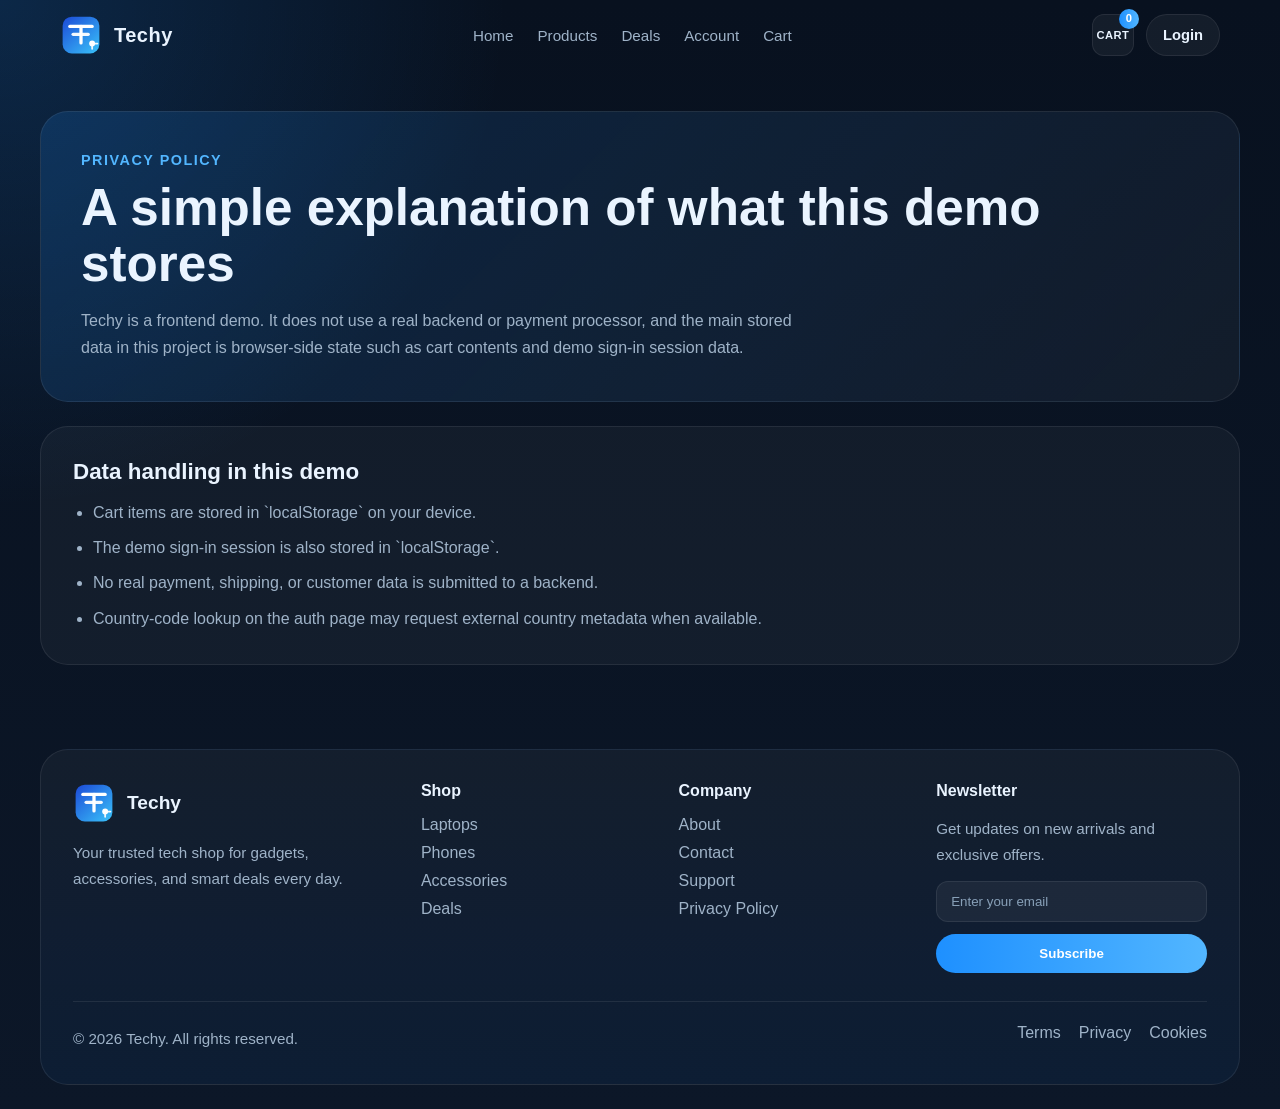
<file: privacy.html>
<!DOCTYPE html>
<html lang="en">
    <head>
        <meta charset="UTF-8">
        <meta name="viewport" content="width=device-width, initial-scale=1.0">
        <title>Techy - Privacy Policy</title>
        <link rel="icon" type="image/svg+xml" href="./assets/images/techy-favicon.svg">
        <script src="./js/auth-session.js"></script>
        <link rel="stylesheet" href="./css/main.css">
        <link rel="stylesheet" href="./css/header.css">
        <link rel="stylesheet" href="./css/footer.css">
        <link rel="stylesheet" href="./css/company.css">
    </head>
    <body class="privacy-page">
        <header class="header header--scrolled" id="header">
            <div class="header__container">
                <a href="./index.html" class="header__brand">
                    <img src="./assets/images/techy-symbol.svg" alt="Techy logo" class="header__logo">
                    <span class="header__brand-text">Techy</span>
                </a>
                <nav class="header__nav">
                    <a href="./index.html" class="header__nav-link">Home</a>
                    <a href="./products.html" class="header__nav-link">Products</a>
                    <a href="./deals.html" class="header__nav-link">Deals</a>
                    <a href="./account.html" class="header__nav-link">Account</a>
                    <a href="./cart.html" class="header__nav-link">Cart</a>
                </nav>
                <div class="header__actions">
                    <a href="./cart.html" class="header__icon-link" aria-label="Cart">
                        <span class="header__icon-symbol">Cart</span>
                        <span class="header__cart-count" data-cart-count>0</span>
                    </a>
                    <button class="header__menu-button" type="button" id="menuBtn" aria-label="Open menu">Menu</button>
                </div>
            </div>
            <div class="header__mobile-panel" id="mobilePanel">
                <div class="header__mobile-inner">
                    <div class="header__mobile-links">
                        <a href="./index.html" class="header__mobile-link">Home</a>
                        <a href="./products.html" class="header__mobile-link">Products</a>
                        <a href="./deals.html" class="header__mobile-link">Deals</a>
                        <a href="./account.html" class="header__mobile-link">Account</a>
                        <a href="./cart.html" class="header__mobile-link">Cart</a>
                    </div>
                </div>
            </div>
        </header>

        <main class="info-page">
            <div class="info-page__container">
                <section class="info-page__hero">
                    <p class="info-page__eyebrow">Privacy Policy</p>
                    <h1 class="info-page__title">A simple explanation of what this demo stores</h1>
                    <p class="info-page__description">Techy is a frontend demo. It does not use a real backend or payment processor, and the main stored data in this project is browser-side state such as cart contents and demo sign-in session data.</p>
                </section>
                <section class="info-page__section">
                    <h2 class="info-page__section-title">Data handling in this demo</h2>
                    <ul class="info-page__list">
                        <li>Cart items are stored in `localStorage` on your device.</li>
                        <li>The demo sign-in session is also stored in `localStorage`.</li>
                        <li>No real payment, shipping, or customer data is submitted to a backend.</li>
                        <li>Country-code lookup on the auth page may request external country metadata when available.</li>
                    </ul>
                </section>
            </div>
        </main>

        <footer class="footer">
            <div class="footer__container">
                <div class="footer__top">
                    <div class="footer__brand-block">
                        <a href="./index.html" class="footer__brand">
                            <img src="./assets/images/techy-symbol.svg" alt="Techy logo" class="footer__logo">
                            <span class="footer__brand-text">Techy</span>
                        </a>
                        <p class="footer__description">Your trusted tech shop for gadgets, accessories, and smart deals every day.</p>
                    </div>
                    <div class="footer__links-group">
                        <h3 class="footer__title">Shop</h3>
                        <a href="./products.html?category=Laptops" class="footer__link">Laptops</a>
                        <a href="./products.html?category=Phones" class="footer__link">Phones</a>
                        <a href="./products.html?category=Accessories" class="footer__link">Accessories</a>
                        <a href="./products.html?badge=deal" class="footer__link">Deals</a>
                    </div>
                    <div class="footer__links-group">
                        <h3 class="footer__title">Company</h3>
                        <a href="./about.html" class="footer__link">About</a>
                        <a href="./contact.html" class="footer__link">Contact</a>
                        <a href="./support.html" class="footer__link">Support</a>
                        <a href="./privacy.html" class="footer__link">Privacy Policy</a>
                    </div>
                    <div class="footer__links-group">
                        <h3 class="footer__title">Newsletter</h3>
                        <p class="footer__text">Get updates on new arrivals and exclusive offers.</p>
                        <form class="footer__form" action="#">
                            <input type="email" class="footer__input" placeholder="Enter your email">
                            <button type="submit" class="footer__button">Subscribe</button>
                        </form>
                    </div>
                </div>
                <div class="footer__bottom">
                    <p class="footer__copyright">© 2026 Techy. All rights reserved.</p>
                    <div class="footer__bottom-links">
                        <a href="./support.html" class="footer__bottom-link">Terms</a>
                        <a href="./privacy.html" class="footer__bottom-link">Privacy</a>
                        <a href="./support.html" class="footer__bottom-link">Cookies</a>
                    </div>
                </div>
            </div>
        </footer>

        <script src="./js/catalog-data.js"></script>
        <script src="./js/store.js"></script>
        <script src="./js/header.js"></script>
    </body>
</html>
</file>
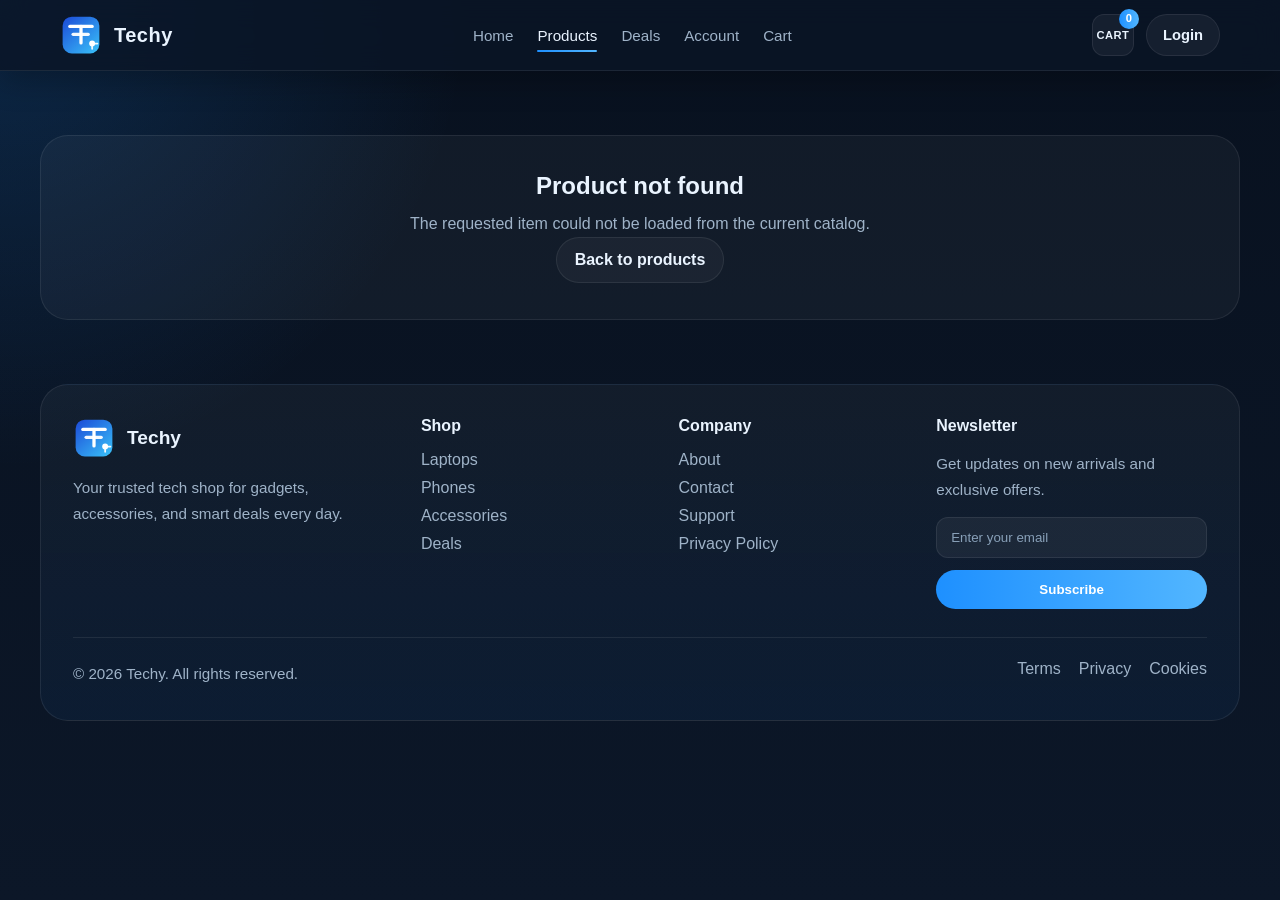
<file: product-details.html>
<!DOCTYPE html>
<html lang="en">
    <head>
        <meta charset="UTF-8">
        <meta name="viewport" content="width=device-width, initial-scale=1.0">
        <title>Techy - Product Details</title>
        <link rel="icon" type="image/svg+xml" href="./assets/images/techy-favicon.svg">
        <script src="./js/auth-session.js"></script>
        <link rel="stylesheet" href="./css/main.css">
        <link rel="stylesheet" href="./css/header.css">
        <link rel="stylesheet" href="./css/footer.css">
        <link rel="stylesheet" href="./css/product-details.css">
    </head>
    <body class="product-details-page">
        <header class="header header--scrolled" id="header">
            <div class="header__container">
                <a href="./index.html" class="header__brand">
                    <img src="./assets/images/techy-symbol.svg" alt="Techy logo" class="header__logo">
                    <span class="header__brand-text">Techy</span>
                </a>

                <nav class="header__nav">
                    <a href="./index.html" class="header__nav-link">Home</a>
                    <a href="./products.html" class="header__nav-link header__nav-link--active">Products</a>
                    <a href="./deals.html" class="header__nav-link">Deals</a>
                    <a href="./account.html" class="header__nav-link">Account</a>
                    <a href="./cart.html" class="header__nav-link">Cart</a>
                </nav>

                <div class="header__actions">
                    <a href="./cart.html" class="header__icon-link" aria-label="Cart">
                        <span class="header__icon-symbol">Cart</span>
                        <span class="header__cart-count" data-cart-count>0</span>
                    </a>
                    <button class="header__menu-button" type="button" id="menuBtn" aria-label="Open menu">Menu</button>
                </div>
            </div>

            <div class="header__mobile-panel" id="mobilePanel">
                <div class="header__mobile-inner">
                    <div class="header__mobile-links">
                        <a href="./index.html" class="header__mobile-link">Home</a>
                        <a href="./products.html" class="header__mobile-link">Products</a>
                        <a href="./deals.html" class="header__mobile-link">Deals</a>
                        <a href="./account.html" class="header__mobile-link">Account</a>
                        <a href="./cart.html" class="header__mobile-link">Cart</a>
                    </div>
                </div>
            </div>
        </header>

        <main class="product-view">
            <section class="product-view__section">
                <div class="product-view__container" id="productView"></div>
            </section>
        </main>

        <footer class="footer">
            <div class="footer__container">
                <div class="footer__top">
                    <div class="footer__brand-block">
                        <a href="./index.html" class="footer__brand">
                            <img src="./assets/images/techy-symbol.svg" alt="Techy logo" class="footer__logo">
                            <span class="footer__brand-text">Techy</span>
                        </a>
                        <p class="footer__description">
                            Your trusted tech shop for gadgets, accessories, and smart deals every day.
                        </p>
                    </div>

                    <div class="footer__links-group">
                        <h3 class="footer__title">Shop</h3>
                        <a href="./products.html?category=Laptops" class="footer__link">Laptops</a>
                        <a href="./products.html?category=Phones" class="footer__link">Phones</a>
                        <a href="./products.html?category=Accessories" class="footer__link">Accessories</a>
                        <a href="./products.html?badge=deal" class="footer__link">Deals</a>
                    </div>

                    <div class="footer__links-group">
                        <h3 class="footer__title">Company</h3>
                        <a href="./about.html" class="footer__link">About</a>
                        <a href="./contact.html" class="footer__link">Contact</a>
                        <a href="./support.html" class="footer__link">Support</a>
                        <a href="./privacy.html" class="footer__link">Privacy Policy</a>
                    </div>

                    <div class="footer__links-group">
                        <h3 class="footer__title">Newsletter</h3>
                        <p class="footer__text">Get updates on new arrivals and exclusive offers.</p>
                        <form class="footer__form" action="#">
                            <input type="email" class="footer__input" placeholder="Enter your email">
                            <button type="submit" class="footer__button">Subscribe</button>
                        </form>
                    </div>
                </div>

                <div class="footer__bottom">
                    <p class="footer__copyright">© 2026 Techy. All rights reserved.</p>
                    <div class="footer__bottom-links">
                        <a href="./support.html" class="footer__bottom-link">Terms</a>
                        <a href="./privacy.html" class="footer__bottom-link">Privacy</a>
                        <a href="./support.html" class="footer__bottom-link">Cookies</a>
                    </div>
                </div>
            </div>
        </footer>

        <script src="./js/catalog-data.js"></script>
        <script src="./js/store.js"></script>
        <script src="./js/header.js"></script>
        <script src="./js/product-details.js"></script>
    </body>
</html>
</file>
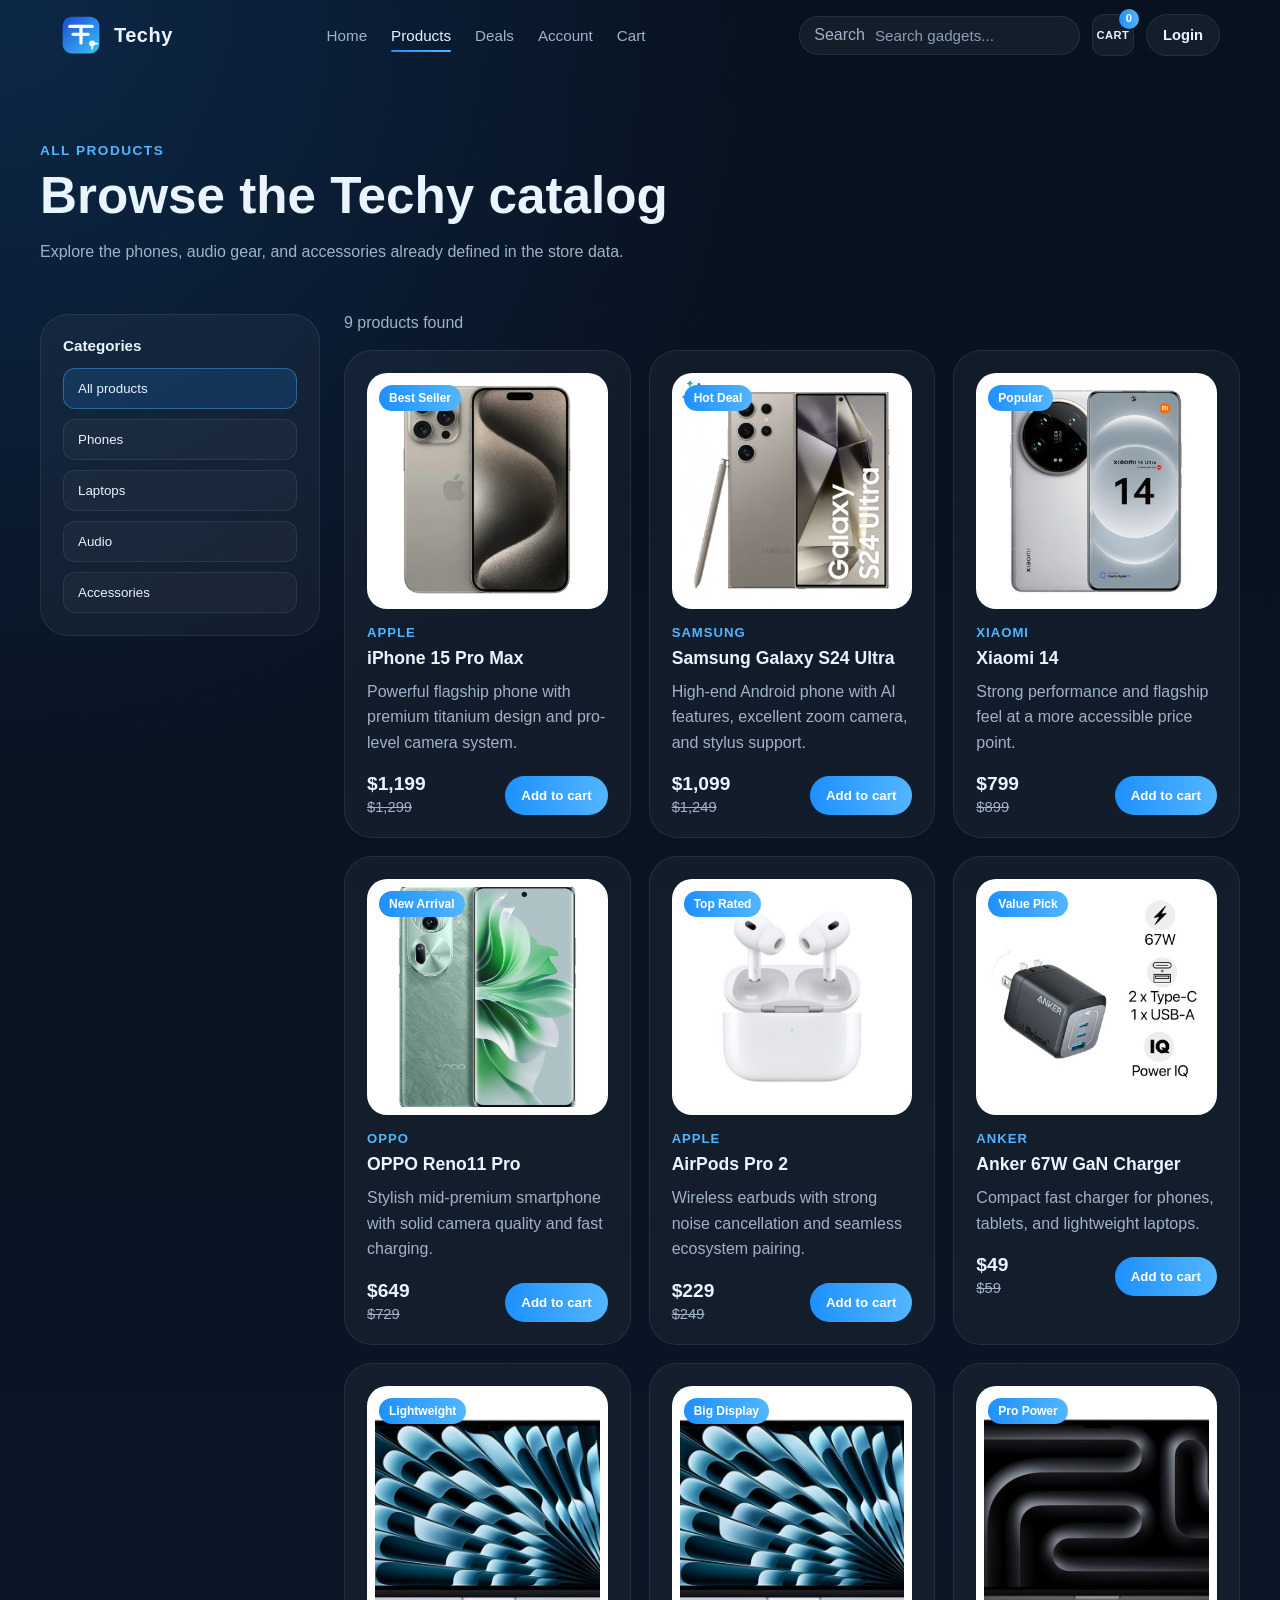
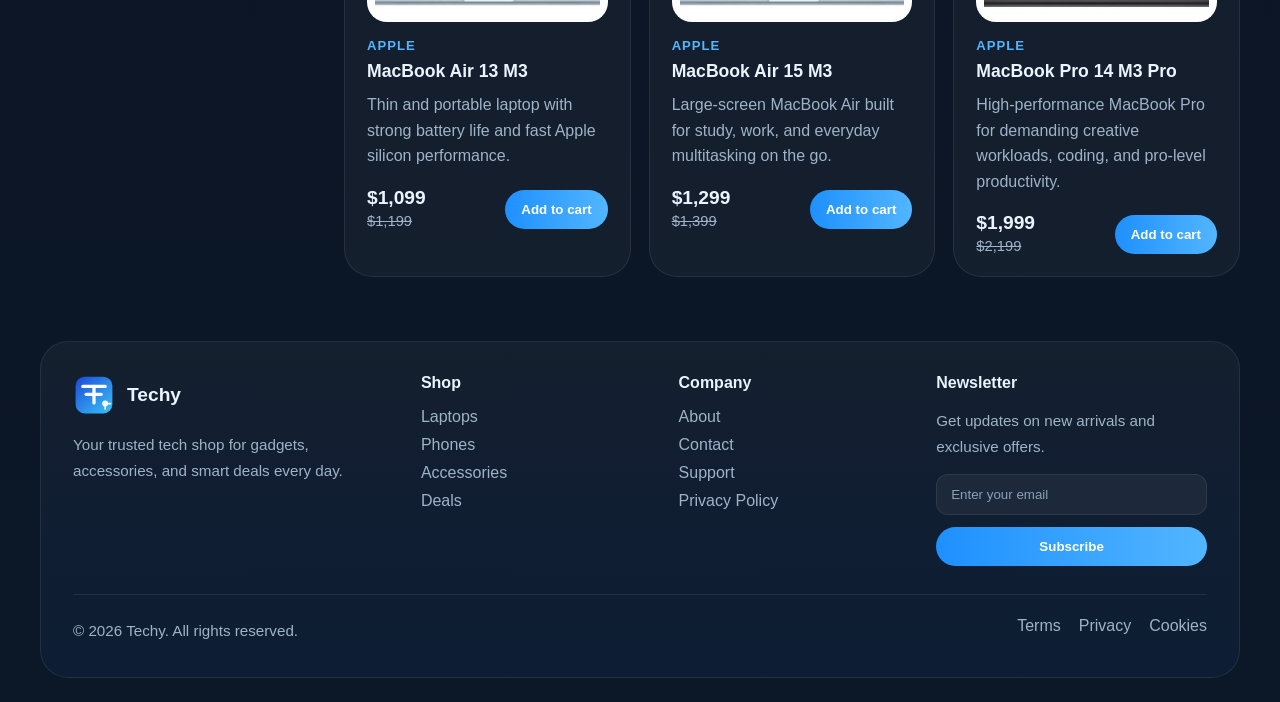
<file: products.html>
<!DOCTYPE html>
<html lang="en">
    <head>
        <meta charset="UTF-8">
        <meta name="viewport" content="width=device-width, initial-scale=1.0">
        <title>Techy - Products</title>
        <link rel="icon" type="image/svg+xml" href="./assets/images/techy-favicon.svg">
        <script src="./js/auth-session.js"></script>
        <link rel="stylesheet" href="./css/main.css">
        <link rel="stylesheet" href="./css/header.css">
        <link rel="stylesheet" href="./css/footer.css">
        <link rel="stylesheet" href="./css/products.css">
    </head>
    <body class="products-page">
        <header class="header header--scrolled" id="header">
            <div class="header__container">
                <a href="./index.html" class="header__brand">
                    <img src="./assets/images/techy-symbol.svg" alt="Techy logo" class="header__logo">
                    <span class="header__brand-text">Techy</span>
                </a>

                <nav class="header__nav">
                    <a href="./index.html" class="header__nav-link">Home</a>
                    <a href="./products.html" class="header__nav-link header__nav-link--active">Products</a>
                    <a href="./deals.html" class="header__nav-link">Deals</a>
                    <a href="./account.html" class="header__nav-link">Account</a>
                    <a href="./cart.html" class="header__nav-link">Cart</a>
                </nav>

                <div class="header__actions">
                    <form class="header__search" action="./products.html" method="get">
                        <span class="header__search-icon">Search</span>
                        <input
                            type="text"
                            class="header__search-input"
                            id="catalogSearchInput"
                            name="search"
                            placeholder="Search gadgets..."
                        >
                    </form>

                    <a href="./cart.html" class="header__icon-link" aria-label="Cart">
                        <span class="header__icon-symbol">Cart</span>
                        <span class="header__cart-count" data-cart-count>0</span>
                    </a>
                    <button class="header__menu-button" type="button" id="menuBtn" aria-label="Open menu">Menu</button>
                </div>
            </div>

            <div class="header__mobile-panel" id="mobilePanel">
                <div class="header__mobile-inner">
                    <form class="header__mobile-search" action="./products.html" method="get">
                        <input
                            type="text"
                            class="header__mobile-search-input"
                            id="catalogSearchInputMobile"
                            name="search"
                            placeholder="Search gadgets..."
                        >
                    </form>

                    <div class="header__mobile-links">
                        <a href="./index.html" class="header__mobile-link">Home</a>
                        <a href="./products.html" class="header__mobile-link">Products</a>
                        <a href="./deals.html" class="header__mobile-link">Deals</a>
                        <a href="./account.html" class="header__mobile-link">Account</a>
                        <a href="./cart.html" class="header__mobile-link">Cart</a>
                    </div>
                </div>
            </div>
        </header>

        <main class="catalog">
            <section class="catalog__hero">
                <div class="catalog__hero-container">
                    <p class="catalog__eyebrow">All products</p>
                    <h1 class="catalog__title">Browse the Techy catalog</h1>
                    <p class="catalog__description">
                        Explore the phones, audio gear, and accessories already defined in the store data.
                    </p>
                </div>
            </section>

            <section class="catalog__section">
                <div class="catalog__container">
                    <aside class="catalog__sidebar">
                        <div class="catalog__filter-card">
                            <p class="catalog__filter-label">Categories</p>
                            <div class="catalog__filters" id="catalogFilters"></div>
                        </div>
                    </aside>

                    <div class="catalog__content">
                        <div class="catalog__toolbar">
                            <p class="catalog__results" id="catalogResultsText">Loading products...</p>
                        </div>

                        <div class="catalog__grid" id="catalogGrid"></div>
                    </div>
                </div>
            </section>
        </main>

        <footer class="footer">
            <div class="footer__container">
                <div class="footer__top">
                    <div class="footer__brand-block">
                        <a href="./index.html" class="footer__brand">
                            <img src="./assets/images/techy-symbol.svg" alt="Techy logo" class="footer__logo">
                            <span class="footer__brand-text">Techy</span>
                        </a>
                        <p class="footer__description">
                            Your trusted tech shop for gadgets, accessories, and smart deals every day.
                        </p>
                    </div>

                    <div class="footer__links-group">
                        <h3 class="footer__title">Shop</h3>
                        <a href="./products.html?category=Laptops" class="footer__link">Laptops</a>
                        <a href="./products.html?category=Phones" class="footer__link">Phones</a>
                        <a href="./products.html?category=Accessories" class="footer__link">Accessories</a>
                        <a href="./products.html?badge=deal" class="footer__link">Deals</a>
                    </div>

                    <div class="footer__links-group">
                        <h3 class="footer__title">Company</h3>
                        <a href="./about.html" class="footer__link">About</a>
                        <a href="./contact.html" class="footer__link">Contact</a>
                        <a href="./support.html" class="footer__link">Support</a>
                        <a href="./privacy.html" class="footer__link">Privacy Policy</a>
                    </div>

                    <div class="footer__links-group">
                        <h3 class="footer__title">Newsletter</h3>
                        <p class="footer__text">Get updates on new arrivals and exclusive offers.</p>
                        <form class="footer__form" action="#">
                            <input type="email" class="footer__input" placeholder="Enter your email">
                            <button type="submit" class="footer__button">Subscribe</button>
                        </form>
                    </div>
                </div>

                <div class="footer__bottom">
                    <p class="footer__copyright">© 2026 Techy. All rights reserved.</p>
                    <div class="footer__bottom-links">
                        <a href="./support.html" class="footer__bottom-link">Terms</a>
                        <a href="./privacy.html" class="footer__bottom-link">Privacy</a>
                        <a href="./support.html" class="footer__bottom-link">Cookies</a>
                    </div>
                </div>
            </div>
        </footer>

        <script src="./js/catalog-data.js"></script>
        <script src="./js/store.js"></script>
        <script src="./js/header.js"></script>
        <script src="./js/products.js"></script>
    </body>
</html>
</file>
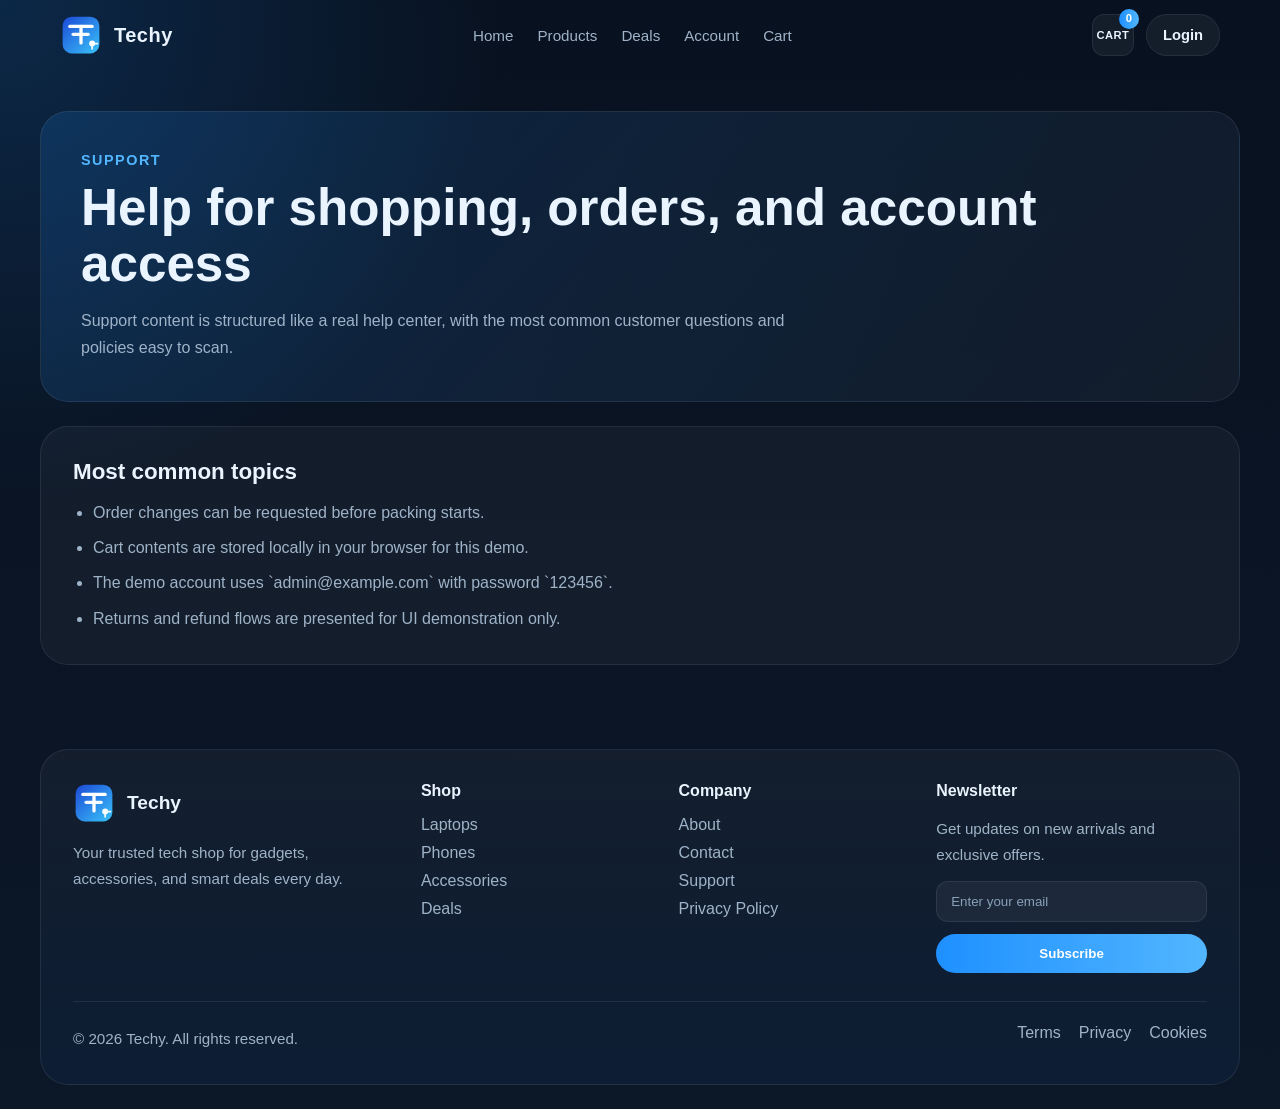
<file: support.html>
<!DOCTYPE html>
<html lang="en">
    <head>
        <meta charset="UTF-8">
        <meta name="viewport" content="width=device-width, initial-scale=1.0">
        <title>Techy - Support</title>
        <link rel="icon" type="image/svg+xml" href="./assets/images/techy-favicon.svg">
        <script src="./js/auth-session.js"></script>
        <link rel="stylesheet" href="./css/main.css">
        <link rel="stylesheet" href="./css/header.css">
        <link rel="stylesheet" href="./css/footer.css">
        <link rel="stylesheet" href="./css/company.css">
    </head>
    <body class="support-page">
        <header class="header header--scrolled" id="header">
            <div class="header__container">
                <a href="./index.html" class="header__brand">
                    <img src="./assets/images/techy-symbol.svg" alt="Techy logo" class="header__logo">
                    <span class="header__brand-text">Techy</span>
                </a>
                <nav class="header__nav">
                    <a href="./index.html" class="header__nav-link">Home</a>
                    <a href="./products.html" class="header__nav-link">Products</a>
                    <a href="./deals.html" class="header__nav-link">Deals</a>
                    <a href="./account.html" class="header__nav-link">Account</a>
                    <a href="./cart.html" class="header__nav-link">Cart</a>
                </nav>
                <div class="header__actions">
                    <a href="./cart.html" class="header__icon-link" aria-label="Cart">
                        <span class="header__icon-symbol">Cart</span>
                        <span class="header__cart-count" data-cart-count>0</span>
                    </a>
                    <button class="header__menu-button" type="button" id="menuBtn" aria-label="Open menu">Menu</button>
                </div>
            </div>
            <div class="header__mobile-panel" id="mobilePanel">
                <div class="header__mobile-inner">
                    <div class="header__mobile-links">
                        <a href="./index.html" class="header__mobile-link">Home</a>
                        <a href="./products.html" class="header__mobile-link">Products</a>
                        <a href="./deals.html" class="header__mobile-link">Deals</a>
                        <a href="./account.html" class="header__mobile-link">Account</a>
                        <a href="./cart.html" class="header__mobile-link">Cart</a>
                    </div>
                </div>
            </div>
        </header>

        <main class="info-page">
            <div class="info-page__container">
                <section class="info-page__hero">
                    <p class="info-page__eyebrow">Support</p>
                    <h1 class="info-page__title">Help for shopping, orders, and account access</h1>
                    <p class="info-page__description">Support content is structured like a real help center, with the most common customer questions and policies easy to scan.</p>
                </section>
                <section class="info-page__section">
                    <h2 class="info-page__section-title">Most common topics</h2>
                    <ul class="info-page__list">
                        <li>Order changes can be requested before packing starts.</li>
                        <li>Cart contents are stored locally in your browser for this demo.</li>
                        <li>The demo account uses `admin@example.com` with password `123456`.</li>
                        <li>Returns and refund flows are presented for UI demonstration only.</li>
                    </ul>
                </section>
            </div>
        </main>

        <footer class="footer">
            <div class="footer__container">
                <div class="footer__top">
                    <div class="footer__brand-block">
                        <a href="./index.html" class="footer__brand">
                            <img src="./assets/images/techy-symbol.svg" alt="Techy logo" class="footer__logo">
                            <span class="footer__brand-text">Techy</span>
                        </a>
                        <p class="footer__description">Your trusted tech shop for gadgets, accessories, and smart deals every day.</p>
                    </div>
                    <div class="footer__links-group">
                        <h3 class="footer__title">Shop</h3>
                        <a href="./products.html?category=Laptops" class="footer__link">Laptops</a>
                        <a href="./products.html?category=Phones" class="footer__link">Phones</a>
                        <a href="./products.html?category=Accessories" class="footer__link">Accessories</a>
                        <a href="./products.html?badge=deal" class="footer__link">Deals</a>
                    </div>
                    <div class="footer__links-group">
                        <h3 class="footer__title">Company</h3>
                        <a href="./about.html" class="footer__link">About</a>
                        <a href="./contact.html" class="footer__link">Contact</a>
                        <a href="./support.html" class="footer__link">Support</a>
                        <a href="./privacy.html" class="footer__link">Privacy Policy</a>
                    </div>
                    <div class="footer__links-group">
                        <h3 class="footer__title">Newsletter</h3>
                        <p class="footer__text">Get updates on new arrivals and exclusive offers.</p>
                        <form class="footer__form" action="#">
                            <input type="email" class="footer__input" placeholder="Enter your email">
                            <button type="submit" class="footer__button">Subscribe</button>
                        </form>
                    </div>
                </div>
                <div class="footer__bottom">
                    <p class="footer__copyright">© 2026 Techy. All rights reserved.</p>
                    <div class="footer__bottom-links">
                        <a href="./support.html" class="footer__bottom-link">Terms</a>
                        <a href="./privacy.html" class="footer__bottom-link">Privacy</a>
                        <a href="./support.html" class="footer__bottom-link">Cookies</a>
                    </div>
                </div>
            </div>
        </footer>

        <script src="./js/catalog-data.js"></script>
        <script src="./js/store.js"></script>
        <script src="./js/header.js"></script>
    </body>
</html>
</file>
<file: css/main.css>
* {
    box-sizing: border-box;
    margin: 0;
    padding: 0;
}

:root {
    --color-bg: #07111f;
    --color-bg-soft: rgba(10, 21, 38, 0.82);
    --color-surface: rgba(255, 255, 255, 0.05);
    --color-line: rgba(255, 255, 255, 0.08);
    --color-text: #eaf4ff;
    --color-muted: #9fb3c8;
    --color-primary: #1e90ff;
    --color-primary-light: #52b6ff;
    --shadow-lg: 0 10px 30px rgba(0, 0, 0, 0.25);
    --radius-sm: 12px;
    --radius-md: 18px;
    --radius-lg: 28px;
    --container-width: 1200px;
    --transition-base: 0.3s ease;
}

body {
    font-family: Arial, sans-serif;
    color: var(--color-text);
    min-height: 100vh;
    background:
        radial-gradient(circle at top left, rgba(30, 144, 255, 0.18), transparent 30%),
        linear-gradient(180deg, #08111f 0%, #0c1728 100%);
}

a {
    color: inherit;
}

.hero {
    padding: 60px 20px 0;
}

.hero__container {
    max-width: var(--container-width);
    margin: 0 auto;
}

.hero__card {
    padding: 48px;
    border: 1px solid var(--color-line);
    border-radius: var(--radius-lg);
    background: linear-gradient(135deg, rgba(30, 144, 255, 0.16), rgba(255, 255, 255, 0.04));
}

.hero__eyebrow {
    margin-bottom: 12px;
    color: var(--color-primary-light);
    font-size: 0.9rem;
    font-weight: 700;
    text-transform: uppercase;
    letter-spacing: 1.5px;
}

.hero__title {
    margin-bottom: 14px;
    font-size: clamp(2rem, 4vw, 4rem);
    line-height: 1.1;
}

.hero__description {
    max-width: 650px;
    color: var(--color-muted);
    line-height: 1.6;
    font-size: 1rem;
}

.hero__actions {
    display: flex;
    gap: 14px;
    margin-top: 28px;
    flex-wrap: wrap;
}

.hero__button {
    display: inline-flex;
    align-items: center;
    justify-content: center;
    padding: 12px 20px;
    border: 1px solid transparent;
    border-radius: 999px;
    text-decoration: none;
    font-weight: 700;
    transition: var(--transition-base);
}

.hero__button--primary {
    background: linear-gradient(90deg, var(--color-primary), var(--color-primary-light));
    color: white;
}

.hero__button--secondary {
    border-color: var(--color-line);
    background: rgba(255, 255, 255, 0.04);
    color: var(--color-text);
}

.hero__button--primary:hover,
.hero__button--secondary:hover {
    transform: translateY(-1px);
}

@media (max-width: 920px) {
    .hero__card {
        padding: 28px;
    }
}

.section-heading {
    margin-bottom: 24px;
}

.section-heading__eyebrow {
    margin-bottom: 10px;
    color: var(--color-primary-light);
    font-size: 0.85rem;
    font-weight: 700;
    text-transform: uppercase;
    letter-spacing: 1.5px;
}

.section-heading__title {
    font-size: clamp(1.6rem, 3vw, 2.5rem);
    line-height: 1.2;
}

.promo,
.categories,
.ad-banner,
.products,
.features {
    padding: 72px 20px 0;
}

.promo__container,
.categories__container,
.ad-banner__container,
.products__container,
.features__container {
    max-width: var(--container-width);
    margin: 0 auto;
}

.promo__grid {
    display: grid;
    grid-template-columns: 2fr 1fr 1fr 1fr;
    gap: 18px;
}

.promo__card,
.promo__stat-card,
.categories__card,
.products__card,
.features__card {
    border: 1px solid var(--color-line);
    border-radius: var(--radius-lg);
    background: rgba(255, 255, 255, 0.04);
}

.promo__card {
    padding: 28px;
}

.promo__label {
    display: inline-block;
    margin-bottom: 14px;
    color: var(--color-primary-light);
    font-size: 0.85rem;
    font-weight: 700;
    text-transform: uppercase;
    letter-spacing: 1.3px;
}

.promo__title {
    margin-bottom: 12px;
    font-size: 1.8rem;
    line-height: 1.2;
}

.promo__text,
.categories__text,
.products__text,
.features__text {
    color: var(--color-muted);
    line-height: 1.7;
}

.promo__stat-card {
    padding: 24px;
    display: flex;
    flex-direction: column;
    justify-content: center;
}

.promo__stat-number {
    font-size: 2rem;
    font-weight: 700;
    color: var(--color-text);
}

.promo__stat-label {
    margin-top: 8px;
    color: var(--color-muted);
}

.categories__grid,
.products__grid,
.features__grid {
    display: grid;
    gap: 18px;
}

.categories__grid {
    grid-template-columns: repeat(4, 1fr);
}

.categories__card {
    padding: 24px;
}

.categories__icon {
    display: inline-flex;
    align-items: center;
    justify-content: center;
    width: 58px;
    height: 58px;
    margin-bottom: 16px;
    border-radius: 16px;
    background: rgba(30, 144, 255, 0.14);
    font-size: 1.5rem;
}

.categories__name {
    margin-bottom: 10px;
    font-size: 1.1rem;
}

.ad-banner__container {
    display: flex;
    align-items: center;
    justify-content: space-between;
    gap: 24px;
    padding: 32px;
    border: 1px solid var(--color-line);
    border-radius: var(--radius-lg);
    background: linear-gradient(135deg, rgba(30, 144, 255, 0.18), rgba(255, 255, 255, 0.04));
}

.ad-banner__content {
    max-width: 720px;
}

.ad-banner__eyebrow {
    margin-bottom: 10px;
    color: var(--color-primary-light);
    font-size: 0.85rem;
    font-weight: 700;
    text-transform: uppercase;
    letter-spacing: 1.5px;
}

.ad-banner__title {
    margin-bottom: 12px;
    font-size: clamp(1.8rem, 3vw, 2.8rem);
    line-height: 1.15;
}

.ad-banner__text {
    color: var(--color-muted);
    line-height: 1.7;
}

.ad-banner__actions {
    display: flex;
    gap: 14px;
    margin-top: 24px;
    flex-wrap: wrap;
}

.ad-banner__button {
    display: inline-flex;
    align-items: center;
    justify-content: center;
    padding: 12px 20px;
    border: 1px solid transparent;
    border-radius: 999px;
    text-decoration: none;
    font-weight: 700;
    transition: var(--transition-base);
}

.ad-banner__button--primary {
    background: linear-gradient(90deg, var(--color-primary), var(--color-primary-light));
    color: #ffffff;
}

.ad-banner__button--secondary {
    border-color: var(--color-line);
    background: rgba(255, 255, 255, 0.05);
    color: var(--color-text);
}

.ad-banner__badge {
    min-width: 180px;
    padding: 28px 24px;
    border: 1px solid rgba(255, 255, 255, 0.1);
    border-radius: 24px;
    background: rgba(7, 17, 31, 0.45);
    text-align: center;
}

.ad-banner__badge-label {
    display: block;
    margin-bottom: 8px;
    color: var(--color-muted);
    text-transform: uppercase;
    letter-spacing: 1.2px;
    font-size: 0.8rem;
}

.ad-banner__badge-price {
    font-size: 2.2rem;
    line-height: 1;
}

.products__grid {
    grid-template-columns: repeat(4, 1fr);
}

.products__card {
    display: flex;
    flex-direction: column;
    padding: 22px;
    cursor: pointer;
    transition:
        transform var(--transition-base),
        border-color var(--transition-base),
        box-shadow var(--transition-base),
        background var(--transition-base);
}

.products__image {
    display: flex;
    align-items: center;
    justify-content: center;
    height: 160px;
    margin-bottom: 18px;
    border-radius: 20px;
    background: rgba(30, 144, 255, 0.12);
    font-size: 3rem;
    transition:
        transform var(--transition-base),
        background var(--transition-base);
}

.products__name {
    margin-bottom: 10px;
    font-size: 1.1rem;
}

.products__meta {
    display: flex;
    align-items: center;
    justify-content: space-between;
    gap: 12px;
    margin-top: auto;
    padding-top: 18px;
}

.products__price {
    font-size: 1.1rem;
    font-weight: 700;
}

.products__link {
    color: var(--color-primary-light);
    text-decoration: none;
    font-weight: 700;
}

.products__action-group {
    display: flex;
    align-items: center;
    gap: 12px;
    flex-wrap: wrap;
    justify-content: flex-end;
}

.products__add-button {
    border: 1px solid rgba(82, 182, 255, 0.4);
    border-radius: 999px;
    background: rgba(30, 144, 255, 0.14);
    color: var(--color-text);
    padding: 10px 14px;
    font: inherit;
    font-weight: 700;
    cursor: pointer;
    transition:
        border-color var(--transition-base),
        background var(--transition-base),
        transform var(--transition-base);
}

.products__add-button:hover,
.products__add-button:focus-visible {
    border-color: rgba(82, 182, 255, 0.7);
    background: rgba(30, 144, 255, 0.24);
}

.products__add-button:focus-visible {
    outline: 2px solid rgba(82, 182, 255, 0.8);
    outline-offset: 3px;
}

.products__add-button:active {
    transform: translateY(1px);
}

.products__card:focus-visible {
    outline: 2px solid rgba(82, 182, 255, 0.8);
    outline-offset: 3px;
}

.products__card:hover {
    transform: translateY(-6px);
    border-color: rgba(82, 182, 255, 0.3);
    box-shadow: 0 18px 40px rgba(0, 0, 0, 0.24);
    background: rgba(255, 255, 255, 0.06);
}

.products__card:hover .products__product-image,
.products__card:hover .products__image {
    transform: scale(1.02);
    background: rgba(30, 144, 255, 0.18);
}

.products__media {
    position: relative;
    margin-bottom: 18px;
    overflow: hidden;
    border-radius: 20px;
    padding: 8px;
    background: #FFFFFF;
}

.products__product-image {
    width: 100%;
    height: 160px;
    object-fit: cover;
    display: block;
    transition:
        transform var(--transition-base),
        background var(--transition-base);
}

.products__badge {
    position: absolute;
    top: 12px;
    left: 12px;
    z-index: 2;
    padding: 6px 10px;
    border-radius: 999px;
    background: linear-gradient(90deg, var(--color-primary), var(--color-primary-light));
    color: #ffffff;
    font-size: 0.75rem;
    font-weight: 700;
}

.products__content {
    display: flex;
    flex-direction: column;
    flex: 1;
}

.products__brand {
    margin-bottom: 8px;
    color: var(--color-primary-light);
    font-size: 0.85rem;
    font-weight: 700;
    text-transform: uppercase;
    letter-spacing: 1px;
}

.products__price-group {
    display: flex;
    align-items: center;
    gap: 10px;
    flex-wrap: wrap;
}

.products__original-price {
    color: var(--color-muted);
    font-size: 0.95rem;
    text-decoration: line-through;
}

.products__empty {
    padding: 32px;
    border: 1px solid var(--color-line);
    border-radius: var(--radius-lg);
    background: rgba(255, 255, 255, 0.04);
    color: var(--color-muted);
    text-align: center;
}

.features__grid {
    grid-template-columns: repeat(3, 1fr);
}

.features__card {
    padding: 24px;
}

.features__title {
    margin-bottom: 12px;
    font-size: 1.1rem;
}

@media (max-width: 920px) {
    .promo__grid,
    .categories__grid,
    .products__grid,
    .features__grid {
        grid-template-columns: 1fr 1fr;
    }

    .promo__card {
        grid-column: span 2;
    }

    .ad-banner__container {
        flex-direction: column;
        align-items: flex-start;
    }
}

@media (max-width: 640px) {
    .promo,
    .categories,
    .ad-banner,
    .products,
    .features {
        padding: 56px 16px 0;
    }

    .promo__grid,
    .categories__grid,
    .products__grid,
    .features__grid {
        grid-template-columns: 1fr;
    }

    .promo__card {
        grid-column: span 1;
    }

    .ad-banner__container {
        padding: 24px;
    }

    .hero,
    .footer {
        padding-left: 16px;
        padding-right: 16px;
    }
}
</file>
<file: css/header.css>
.header {
    position: sticky;
    top: 0;
    z-index: 1000;
    width: 100%;
    border-bottom: 1px solid transparent;
    transition: var(--transition-base);
}

.header--scrolled {
    background: var(--color-bg-soft);
    backdrop-filter: blur(14px);
    border-bottom-color: var(--color-line);
    box-shadow: var(--shadow-lg);
}

.header__container {
    max-width: var(--container-width);
    margin: 0 auto;
    padding: 14px 20px;
    display: flex;
    align-items: center;
    justify-content: space-between;
    gap: 24px;
}

.header__brand {
    display: flex;
    align-items: center;
    gap: 12px;
    text-decoration: none;
    flex-shrink: 0;
}

.header__logo {
    width: 42px;
    height: 42px;
    object-fit: contain;
    display: block;
}

.header__brand-text {
    font-size: 1.25rem;
    font-weight: 700;
    letter-spacing: 0.5px;
}

.header__nav {
    display: flex;
    align-items: center;
    gap: 24px;
}

.header__nav-link {
    position: relative;
    color: var(--color-muted);
    text-decoration: none;
    font-size: 0.95rem;
    transition: var(--transition-base);
}

.header__nav-link:hover,
.header__nav-link--active {
    color: var(--color-text);
}

.header__nav-link:hover::after,
.header__nav-link--active::after {
    content: "";
    position: absolute;
    left: 0;
    bottom: -8px;
    width: 100%;
    height: 2px;
    border-radius: 999px;
    background: linear-gradient(90deg, var(--color-primary), var(--color-primary-light));
}

.header__actions {
    display: flex;
    align-items: center;
    gap: 12px;
}

.header__mobile-profile-bar {
    display: none;
    max-width: var(--container-width);
    margin: 0 auto;
    padding: 0 20px 12px;
    align-items: center;
    justify-content: space-between;
    gap: 12px;
}

.header__mobile-profile-summary {
    min-width: 0;
    display: flex;
    align-items: center;
    gap: 10px;
    flex: 1;
    padding: 10px 12px;
    border: 1px solid rgba(141, 199, 255, 0.2);
    border-radius: 18px;
    background:
        linear-gradient(180deg, rgba(99, 178, 255, 0.14), rgba(22, 35, 56, 0.42)),
        rgba(255, 255, 255, 0.04);
    box-shadow:
        inset 0 1px 0 rgba(255, 255, 255, 0.14),
        0 10px 22px rgba(3, 10, 20, 0.2);
    backdrop-filter: blur(16px);
}

.header__mobile-profile-link {
    display: inline-flex;
    align-items: center;
    justify-content: center;
    min-height: 40px;
    padding: 10px 14px;
    border: 1px solid rgba(100, 178, 255, 0.34);
    border-radius: 999px;
    background:
        linear-gradient(180deg, rgba(59, 134, 214, 0.32), rgba(22, 35, 56, 0.62)),
        rgba(17, 30, 48, 0.78);
    color: var(--color-text);
    text-decoration: none;
    font-size: 0.88rem;
    font-weight: 700;
    white-space: nowrap;
    box-shadow:
        inset 0 1px 0 rgba(255, 255, 255, 0.18),
        0 8px 20px rgba(4, 12, 24, 0.22);
}

.header__profile {
    display: flex;
    align-items: center;
    gap: 10px;
    min-width: 0;
    padding: 8px 10px;
    border: 1px solid rgba(141, 199, 255, 0.22);
    border-radius: 999px;
    background:
        linear-gradient(180deg, rgba(99, 178, 255, 0.18), rgba(22, 35, 56, 0.46)),
        rgba(255, 255, 255, 0.05);
    box-shadow:
        inset 0 1px 0 rgba(255, 255, 255, 0.18),
        0 10px 24px rgba(3, 10, 20, 0.24);
    backdrop-filter: blur(18px);
}

.header__profile--mobile {
    width: 100%;
    margin-top: 16px;
    border-radius: var(--radius-md);
    justify-content: space-between;
}

.header__profile-avatar {
    width: 34px;
    height: 34px;
    display: inline-flex;
    align-items: center;
    justify-content: center;
    border-radius: 999px;
    background: linear-gradient(90deg, var(--color-primary), var(--color-primary-light));
    color: #ffffff;
    font-size: 0.85rem;
    font-weight: 700;
    flex-shrink: 0;
}

.header__profile-meta {
    min-width: 0;
    display: flex;
    flex-direction: column;
    padding-right: 4px;
}

.header__profile-name {
    font-size: 0.88rem;
    font-weight: 700;
    line-height: 1.2;
}

.header__profile-email {
    color: var(--color-muted);
    font-size: 0.75rem;
    line-height: 1.2;
    white-space: nowrap;
    overflow: hidden;
    text-overflow: ellipsis;
}

.header__profile-menu {
    position: relative;
    flex-shrink: 0;
}

.header__profile-trigger {
    min-width: 104px;
    min-height: 42px;
    padding: 10px 14px;
    display: inline-flex;
    align-items: center;
    justify-content: space-between;
    gap: 12px;
    border: 1px solid rgba(100, 178, 255, 0.34);
    border-radius: 999px;
    background:
        linear-gradient(180deg, rgba(59, 134, 214, 0.4), rgba(22, 35, 56, 0.68)),
        rgba(17, 30, 48, 0.82);
    color: var(--color-text);
    font: inherit;
    cursor: pointer;
    box-shadow:
        inset 0 1px 0 rgba(255, 255, 255, 0.22),
        0 8px 20px rgba(4, 12, 24, 0.28);
    backdrop-filter: blur(18px);
    transition: var(--transition-base);
}

.header__profile-caret {
    width: 10px;
    height: 10px;
    border-right: 2px solid currentColor;
    border-bottom: 2px solid currentColor;
    transform: rotate(45deg) translateY(-2px);
    transition: var(--transition-base);
}

.header__profile-dropdown {
    position: absolute;
    top: calc(100% + 10px);
    right: 0;
    min-width: 160px;
    padding: 8px;
    display: grid;
    gap: 6px;
    border: 1px solid rgba(155, 210, 255, 0.22);
    border-radius: 22px;
    background:
        linear-gradient(180deg, rgba(193, 223, 255, 0.24), rgba(31, 64, 102, 0.72)),
        rgba(14, 24, 38, 0.9);
    box-shadow:
        inset 0 1px 0 rgba(255, 255, 255, 0.16),
        0 22px 40px rgba(2, 8, 16, 0.34);
    opacity: 0;
    visibility: hidden;
    transform: translateY(-6px) scale(0.98);
    transform-origin: top right;
    pointer-events: none;
    transition:
        opacity 0.2s ease,
        transform 0.2s ease,
        visibility 0.2s ease;
    backdrop-filter: blur(20px);
}

.header__profile-menu--open .header__profile-dropdown {
    opacity: 1;
    visibility: visible;
    transform: translateY(0) scale(1);
    pointer-events: auto;
}

.header__profile-menu--open .header__profile-caret {
    transform: rotate(225deg) translateY(2px);
}

.header__profile-option {
    width: 100%;
    padding: 12px 14px;
    border: none;
    border-radius: 16px;
    background: rgba(236, 244, 255, 0.14);
    color: #f3f8ff;
    font: inherit;
    font-size: 0.92rem;
    text-align: left;
    cursor: pointer;
    transition: var(--transition-base);
}

.header__profile-option:hover,
.header__profile-option:focus-visible {
    background: linear-gradient(180deg, rgba(71, 144, 223, 0.95), rgba(36, 107, 201, 0.95));
    color: #ffffff;
    outline: none;
}

.header__login-link,
.header__mobile-login {
    display: inline-flex;
    align-items: center;
    justify-content: center;
    min-height: 42px;
    padding: 10px 16px;
    border: 1px solid var(--color-line);
    border-radius: 999px;
    background: var(--color-surface);
    color: var(--color-text);
    text-decoration: none;
    font-size: 0.92rem;
    font-weight: 700;
    transition: var(--transition-base);
}

.header__mobile-login {
    width: 100%;
    margin-top: 16px;
}

.header__search {
    display: flex;
    align-items: center;
    gap: 10px;
    min-width: 240px;
    padding: 10px 14px;
    border: 1px solid var(--color-line);
    border-radius: 999px;
    background: var(--color-surface);
}

.header__search-icon {
    color: var(--color-muted);
    line-height: 1;
}

.header__search-input {
    width: 100%;
    border: none;
    outline: none;
    background: transparent;
    color: var(--color-text);
    font-size: 0.95rem;
}

.header__search-input::placeholder {
    color: #88a0b8;
}

.header__icon-button,
.header__icon-link,
.header__menu-button {
    width: 42px;
    height: 42px;
    border: 1px solid var(--color-line);
    border-radius: var(--radius-sm);
    background: var(--color-surface);
    color: var(--color-text);
    font-size: 1rem;
    cursor: pointer;
    transition: var(--transition-base);
}

.header__icon-link {
    position: relative;
    display: inline-flex;
    align-items: center;
    justify-content: center;
    text-decoration: none;
}

.header__icon-symbol {
    font-size: 0.7rem;
    font-weight: 700;
    letter-spacing: 0.4px;
    text-transform: uppercase;
}

.header__cart-count {
    position: absolute;
    top: -6px;
    right: -6px;
    min-width: 20px;
    min-height: 20px;
    padding: 2px 6px;
    display: inline-flex;
    align-items: center;
    justify-content: center;
    border-radius: 999px;
    background: linear-gradient(90deg, var(--color-primary), var(--color-primary-light));
    color: #ffffff;
    font-size: 0.7rem;
    font-weight: 700;
    line-height: 1;
    text-align: center;
}

.header__icon-button:hover,
.header__icon-link:hover,
.header__menu-button:hover,
.header__menu-button--active,
.header__login-link:hover,
.header__mobile-login:hover,
.header__profile-trigger:hover,
.header__profile-trigger:focus-visible {
    background: rgba(30, 144, 255, 0.16);
    border-color: rgba(82, 182, 255, 0.45);
    outline: none;
}

.header__menu-button {
    display: none;
}

.header__mobile-panel {
    display: none;
    max-width: var(--container-width);
    margin: 0 auto;
    padding: 0 20px 16px;
}

.header__mobile-panel--open {
    display: block;
}

.header__mobile-inner {
    padding: 16px;
    border: 1px solid var(--color-line);
    border-radius: var(--radius-md);
    background: rgba(7, 17, 31, 0.95);
    box-shadow: var(--shadow-lg);
}

.header__mobile-search {
    margin-bottom: 14px;
}

.header__mobile-search-input {
    width: 100%;
    padding: 12px 14px;
    border: 1px solid var(--color-line);
    border-radius: var(--radius-sm);
    outline: none;
    background: var(--color-surface);
    color: var(--color-text);
}

.header__mobile-search-input::placeholder {
    color: #88a0b8;
}

.header__mobile-links {
    display: flex;
    flex-direction: column;
    gap: 12px;
}

.header__mobile-link {
    padding: 10px 0;
    text-decoration: none;
    border-bottom: 1px solid rgba(255, 255, 255, 0.06);
}

@media (max-width: 920px) {
    .header__nav,
    .header__search,
    .header__icon-button,
    .header__icon-link {
        display: none;
    }

    .header__profile {
        display: none;
    }

    .header__profile--mobile {
        display: flex;
    }

    .header__menu-button {
        display: inline-flex;
        align-items: center;
        justify-content: center;
        width: auto;
        min-width: 42px;
        padding: 0 14px;
    }

    .header__container {
        padding: 12px 16px;
        gap: 12px;
    }

    .header__brand-text {
        font-size: 1.1rem;
    }

    .header__mobile-profile-bar {
        display: flex;
        padding: 0 16px 12px;
    }
}

@media (max-width: 480px) {
    .header__brand {
        gap: 10px;
        min-width: 0;
    }

    .header__logo {
        width: 38px;
        height: 38px;
    }

    .header__brand-text {
        font-size: 1rem;
    }

    .header__actions {
        gap: 8px;
        flex-shrink: 0;
    }

    .header__menu-button {
        padding: 0 12px;
        font-size: 0.9rem;
    }

    .header__mobile-profile-bar {
        flex-direction: column;
        align-items: stretch;
    }

    .header__mobile-profile-link,
    .header__mobile-login {
        width: 100%;
    }

    .header__mobile-profile-summary {
        width: 100%;
    }
}

@media (max-width: 360px) {
    .header__container {
        padding: 10px 12px;
    }

    .header__mobile-profile-bar {
        padding: 0 12px 10px;
    }

    .header__brand-text {
        font-size: 0.94rem;
    }

    .header__menu-button {
        padding: 0 10px;
        min-width: 0;
    }
}
</file>
<file: css/footer.css>
.footer {
    padding: 64px 20px 24px;
}

.footer__container {
    max-width: var(--container-width);
    margin: 0 auto;
    padding: 32px;
    border: 1px solid var(--color-line);
    border-radius: var(--radius-lg);
    background: linear-gradient(180deg, rgba(255, 255, 255, 0.04), rgba(30, 144, 255, 0.06));
}

.footer__top {
    display: grid;
    grid-template-columns: 1.4fr 1fr 1fr 1.2fr;
    gap: 32px;
    padding-bottom: 28px;
    border-bottom: 1px solid var(--color-line);
}

.footer__brand-block {
    max-width: 320px;
}

.footer__brand {
    display: inline-flex;
    align-items: center;
    gap: 12px;
    margin-bottom: 16px;
    text-decoration: none;
}

.footer__logo {
    width: 42px;
    height: 42px;
    object-fit: contain;
    display: block;
}

.footer__brand-text {
    font-size: 1.2rem;
    font-weight: 700;
    color: var(--color-text);
}

.footer__description,
.footer__text,
.footer__copyright {
    color: var(--color-muted);
    line-height: 1.7;
    font-size: 0.95rem;
}

.footer__title {
    margin-bottom: 16px;
    font-size: 1rem;
    color: var(--color-text);
}

.footer__links-group {
    display: flex;
    flex-direction: column;
}

.footer__link,
.footer__bottom-link {
    color: var(--color-muted);
    text-decoration: none;
    margin-bottom: 10px;
    transition: var(--transition-base);
}

.footer__link:hover,
.footer__bottom-link:hover {
    color: var(--color-text);
}

.footer__form {
    display: flex;
    flex-direction: column;
    gap: 12px;
    margin-top: 14px;
}

.footer__input {
    width: 100%;
    padding: 12px 14px;
    border: 1px solid var(--color-line);
    border-radius: var(--radius-sm);
    outline: none;
    background: rgba(255, 255, 255, 0.05);
    color: var(--color-text);
}

.footer__input::placeholder {
    color: #88a0b8;
}

.footer__button {
    padding: 12px 16px;
    border: none;
    border-radius: 999px;
    background: linear-gradient(90deg, var(--color-primary), var(--color-primary-light));
    color: #ffffff;
    font-weight: 700;
    cursor: pointer;
    transition: var(--transition-base);
}

.footer__button:hover {
    transform: translateY(-1px);
}

.footer__bottom {
    display: flex;
    align-items: center;
    justify-content: space-between;
    gap: 20px;
    padding-top: 22px;
    flex-wrap: wrap;
}

.footer__bottom-links {
    display: flex;
    align-items: center;
    gap: 18px;
    flex-wrap: wrap;
}

@media (max-width: 920px) {
    .footer__container {
        padding: 24px;
    }

    .footer__top {
        grid-template-columns: 1fr 1fr;
    }
}

@media (max-width: 640px) {
    .footer {
        padding: 48px 16px 20px;
    }

    .footer__top {
        grid-template-columns: 1fr;
    }

    .footer__bottom {
        flex-direction: column;
        align-items: flex-start;
    }
}
</file>
<file: css/company.css>
.info-page {
    padding: 40px 20px 0;
}

.info-page__container {
    max-width: var(--container-width);
    margin: 0 auto;
}

.info-page__hero,
.info-page__section {
    border: 1px solid var(--color-line);
    border-radius: var(--radius-lg);
    background: rgba(255, 255, 255, 0.04);
}

.info-page__hero {
    margin-bottom: 24px;
    padding: 40px;
    background: linear-gradient(135deg, rgba(30, 144, 255, 0.16), rgba(255, 255, 255, 0.04));
}

.info-page__eyebrow {
    margin-bottom: 12px;
    color: var(--color-primary-light);
    font-size: 0.9rem;
    font-weight: 700;
    letter-spacing: 1.5px;
    text-transform: uppercase;
}

.info-page__title {
    margin-bottom: 14px;
    font-size: clamp(2rem, 4vw, 3.2rem);
    line-height: 1.1;
}

.info-page__description {
    max-width: 720px;
    color: var(--color-muted);
    line-height: 1.7;
}

.info-page__section {
    padding: 32px;
    margin-bottom: 20px;
}

.info-page__section-title {
    margin-bottom: 14px;
    font-size: 1.4rem;
}

.info-page__text {
    color: var(--color-muted);
    line-height: 1.8;
}

.info-page__grid {
    display: grid;
    grid-template-columns: repeat(3, minmax(0, 1fr));
    gap: 18px;
}

.info-page__card {
    padding: 22px;
    border: 1px solid var(--color-line);
    border-radius: 22px;
    background: rgba(255, 255, 255, 0.03);
}

.info-page__card-title {
    margin-bottom: 8px;
    font-size: 1.02rem;
}

.info-page__card-text,
.info-page__list {
    color: var(--color-muted);
    line-height: 1.7;
}

.info-page__list {
    padding-left: 20px;
}

.info-page__list li + li {
    margin-top: 8px;
}

.info-page__contact-list {
    display: grid;
    gap: 14px;
}

.info-page__contact-item {
    padding: 18px 20px;
    border: 1px solid var(--color-line);
    border-radius: 20px;
    background: rgba(255, 255, 255, 0.03);
}

.info-page__contact-label {
    display: block;
    margin-bottom: 6px;
    color: var(--color-primary-light);
    font-size: 0.8rem;
    font-weight: 700;
    letter-spacing: 1px;
    text-transform: uppercase;
}

.info-page__contact-value {
    color: var(--color-text);
    text-decoration: none;
}

@media (max-width: 920px) {
    .info-page__grid {
        grid-template-columns: 1fr;
    }

    .info-page__hero,
    .info-page__section {
        padding: 24px;
    }
}

@media (max-width: 640px) {
    .info-page {
        padding: 28px 16px 0;
    }
}
</file>
<file: css/account.css>
.account-main {
    padding: 40px 20px 0;
}

.account-main__container {
    max-width: var(--container-width);
    margin: 0 auto;
}

.account-page__hero,
.account-page__card {
    border: 1px solid var(--color-line);
    border-radius: var(--radius-lg);
    background: rgba(255, 255, 255, 0.04);
}

.account-page__hero {
    margin-bottom: 24px;
    padding: 36px;
    background: linear-gradient(135deg, rgba(30, 144, 255, 0.16), rgba(255, 255, 255, 0.04));
}

.account-page__eyebrow {
    margin-bottom: 12px;
    color: var(--color-primary-light);
    font-size: 0.9rem;
    font-weight: 700;
    letter-spacing: 1.5px;
    text-transform: uppercase;
}

.account-page__title {
    margin-bottom: 12px;
    font-size: clamp(2rem, 4vw, 3rem);
    line-height: 1.1;
}

.account-page__description {
    color: var(--color-muted);
    line-height: 1.7;
    max-width: 680px;
}

.account-page__grid {
    display: grid;
    grid-template-columns: minmax(0, 1.2fr) minmax(300px, 0.8fr);
    gap: 20px;
}

.account-page__card {
    padding: 28px;
}

.account-page__card-title {
    margin-bottom: 18px;
    font-size: 1.25rem;
}

.account-page__details {
    display: grid;
    gap: 14px;
}

.account-page__detail {
    padding: 16px 18px;
    border: 1px solid var(--color-line);
    border-radius: 20px;
    background: rgba(255, 255, 255, 0.03);
}

.account-page__label {
    display: block;
    margin-bottom: 6px;
    color: var(--color-primary-light);
    font-size: 0.8rem;
    font-weight: 700;
    letter-spacing: 1px;
    text-transform: uppercase;
}

.account-page__value {
    color: var(--color-text);
}

.account-page__list {
    padding-left: 20px;
    color: var(--color-muted);
    line-height: 1.8;
}

.account-page__actions {
    display: flex;
    gap: 12px;
    flex-wrap: wrap;
    margin-top: 22px;
}

.account-page__button {
    display: inline-flex;
    align-items: center;
    justify-content: center;
    padding: 12px 18px;
    border-radius: 999px;
    text-decoration: none;
    font-weight: 700;
    cursor: pointer;
    transition: var(--transition-base);
}

.account-page__button--primary {
    border: none;
    background: linear-gradient(90deg, var(--color-primary), var(--color-primary-light));
    color: #ffffff;
}

.account-page__button--secondary {
    border: 1px solid var(--color-line);
    background: rgba(255, 255, 255, 0.04);
    color: var(--color-text);
}

.account-page__button:hover {
    transform: translateY(-1px);
}

@media (max-width: 920px) {
    .account-page__grid {
        grid-template-columns: 1fr;
    }

    .account-page__hero,
    .account-page__card {
        padding: 24px;
    }
}

@media (max-width: 640px) {
    .account-main {
        padding: 28px 16px 0;
    }
}
</file>
<file: css/cart.css>
.cart-page {
    min-height: 100vh;
}

.cart-view {
    padding: 40px 20px 0;
}

.cart-view__hero-container,
.cart-view__container {
    max-width: var(--container-width);
    margin: 0 auto;
}

.cart-view__hero {
    padding: 32px 0 24px;
}

.cart-view__eyebrow {
    margin-bottom: 10px;
    color: var(--color-primary-light);
    font-size: 0.85rem;
    font-weight: 700;
    letter-spacing: 1.5px;
    text-transform: uppercase;
}

.cart-view__title {
    font-size: clamp(2rem, 4vw, 3.25rem);
    line-height: 1.1;
}

.cart-view__description {
    max-width: 700px;
    margin-top: 14px;
    color: var(--color-muted);
    line-height: 1.7;
}

.cart-view__section {
    padding-top: 24px;
}

.cart-view__container {
    display: grid;
    grid-template-columns: minmax(0, 1fr) 320px;
    gap: 24px;
    align-items: start;
}

.cart-view__items {
    display: grid;
    gap: 16px;
}

.cart-view__item,
.cart-view__summary-card,
.cart-view__empty {
    border: 1px solid var(--color-line);
    border-radius: var(--radius-lg);
    background: rgba(255, 255, 255, 0.04);
}

.cart-view__item {
    display: grid;
    grid-template-columns: 140px minmax(0, 1fr);
    gap: 18px;
    padding: 20px;
    transition:
        transform var(--transition-base),
        border-color var(--transition-base),
        box-shadow var(--transition-base),
        background var(--transition-base);
}

.cart-view__item-media {
    overflow: hidden;
    border-radius: 20px;
    background: #FFFFFF;
}

.cart-view__item-image,
.cart-view__item-fallback {
    width: 100%;
    height: 140px;
    border-radius: 20px;
    background: rgba(30, 144, 255, 0.12);
}

.cart-view__item-image {
    object-fit: contain;
    display: block;
    padding: 18px;
    transition:
        transform var(--transition-base),
        background var(--transition-base);
}

.cart-view__item-fallback {
    display: flex;
    align-items: center;
    justify-content: center;
    color: var(--color-primary-light);
    font-size: 2rem;
    font-weight: 700;
    transition:
        transform var(--transition-base),
        background var(--transition-base);
}

.cart-view__item-brand {
    margin-bottom: 6px;
    color: var(--color-primary-light);
    font-size: 0.82rem;
    font-weight: 700;
    letter-spacing: 1px;
    text-transform: uppercase;
}

.cart-view__item-name {
    margin-bottom: 10px;
    font-size: 1.15rem;
}

.cart-view__item-description {
    color: var(--color-muted);
    line-height: 1.6;
}

.cart-view__item-meta {
    display: flex;
    align-items: center;
    justify-content: space-between;
    gap: 16px;
    margin-top: 18px;
    flex-wrap: wrap;
}

.cart-view__item-price {
    font-size: 1.1rem;
    font-weight: 700;
}

.cart-view__item-controls {
    display: flex;
    align-items: center;
    gap: 10px;
    flex-wrap: wrap;
}

.cart-view__quantity-button,
.cart-view__remove-button,
.cart-view__button {
    border-radius: 999px;
    font-weight: 700;
}

.cart-view__quantity-button,
.cart-view__remove-button {
    min-width: 40px;
    min-height: 40px;
    padding: 10px 14px;
    border: 1px solid var(--color-line);
    background: rgba(255, 255, 255, 0.04);
    color: var(--color-text);
    cursor: pointer;
}

.cart-view__quantity-value {
    min-width: 24px;
    text-align: center;
}

.cart-view__remove-button {
    color: #ffb0b0;
}

.cart-view__item:hover {
    transform: translateY(-6px);
    border-color: rgba(82, 182, 255, 0.3);
    box-shadow: 0 18px 40px rgba(0, 0, 0, 0.24);
    background: rgba(255, 255, 255, 0.06);
}

.cart-view__item:hover .cart-view__item-image,
.cart-view__item:hover .cart-view__item-fallback {
    transform: scale(1.02);
    background: rgba(30, 144, 255, 0.18);
}

.cart-view__summary {
    position: sticky;
    top: 100px;
}

.cart-view__summary-card {
    padding: 22px;
}

.cart-view__summary-label {
    color: var(--color-muted);
}

.cart-view__summary-value {
    margin-top: 8px;
    font-size: 2rem;
    font-weight: 700;
}

.cart-view__summary-text {
    margin-top: 10px;
    color: var(--color-muted);
    line-height: 1.6;
}

.cart-view__button {
    display: inline-flex;
    align-items: center;
    justify-content: center;
    width: 100%;
    min-height: 46px;
    margin-top: 14px;
    padding: 12px 18px;
    text-decoration: none;
    cursor: pointer;
}

.cart-view__button--primary {
    border: none;
    background: linear-gradient(90deg, var(--color-primary), var(--color-primary-light));
    color: #ffffff;
}

.cart-view__button--secondary {
    border: 1px solid var(--color-line);
    background: rgba(255, 255, 255, 0.04);
    color: var(--color-text);
}

.cart-view__empty {
    padding: 36px;
    text-align: center;
}

.cart-view__empty-title {
    margin-bottom: 10px;
    font-size: 1.4rem;
}

.cart-view__empty-text {
    color: var(--color-muted);
    line-height: 1.7;
}

@media (max-width: 960px) {
    .cart-view__container {
        grid-template-columns: 1fr;
    }

    .cart-view__summary {
        position: static;
    }
}

@media (max-width: 640px) {
    .cart-view {
        padding: 28px 16px 0;
    }

    .cart-view__item {
        grid-template-columns: 1fr;
    }
}
</file>
<file: css/auth.css>
.auth-page {
    overflow: hidden;
}

.auth {
    height: 100svh;
    padding: 16px;
    display: flex;
    align-items: center;
    justify-content: center;
}

.auth__container {
    width: min(1120px, 100%);
    max-width: 100%;
    height: calc(100svh - 32px);
    margin: 0 auto;
    display: grid;
    grid-template-columns: minmax(0, 1.02fr) minmax(0, 0.98fr);
    gap: 20px;
    align-items: stretch;
}

.auth__intro,
.auth__panel {
    min-width: 0;
    min-height: 0;
    border: 1px solid var(--color-line);
    border-radius: 24px;
    background: rgba(255, 255, 255, 0.04);
    backdrop-filter: blur(10px);
}

.auth__intro {
    padding: 24px;
    overflow: hidden;
    background:
        radial-gradient(circle at top left, rgba(30, 144, 255, 0.18), transparent 35%),
        rgba(255, 255, 255, 0.04);
}

.auth__panel {
    padding: 20px;
    overflow-y: auto;
    scrollbar-width: thin;
}

.auth__panel::-webkit-scrollbar {
    width: 8px;
}

.auth__panel::-webkit-scrollbar-track {
    background: rgba(255, 255, 255, 0.04);
    border-radius: 999px;
}

.auth__panel::-webkit-scrollbar-thumb {
    background: rgba(82, 182, 255, 0.35);
    border-radius: 999px;
}

.auth__brand {
    display: inline-flex;
    align-items: center;
    gap: 10px;
    margin-bottom: 20px;
    text-decoration: none;
}

.auth__logo {
    width: 40px;
    height: 40px;
    object-fit: contain;
    display: block;
}

.auth__brand-text {
    font-size: 1.15rem;
    font-weight: 700;
    color: var(--color-text);
}

.auth__eyebrow {
    margin-bottom: 8px;
    color: var(--color-primary-light);
    font-size: 0.82rem;
    font-weight: 700;
    text-transform: uppercase;
    letter-spacing: 1.2px;
}

.auth__title {
    margin-bottom: 10px;
    font-size: clamp(1.8rem, 3vw, 2.8rem);
    line-height: 1.08;
}

.auth__description {
    max-width: 520px;
    color: var(--color-muted);
    line-height: 1.6;
    font-size: 0.95rem;
}

.auth__highlights {
    margin-top: 22px;
    display: grid;
    gap: 12px;
}

.auth__highlight {
    display: flex;
    gap: 12px;
    align-items: flex-start;
    padding: 14px;
    border: 1px solid var(--color-line);
    border-radius: 16px;
    background: rgba(255, 255, 255, 0.03);
}

.auth__highlight-icon {
    display: inline-flex;
    align-items: center;
    justify-content: center;
    width: 38px;
    height: 38px;
    border-radius: 12px;
    background: rgba(30, 144, 255, 0.14);
    font-size: 1rem;
    flex-shrink: 0;
}

.auth__highlight-title {
    margin-bottom: 4px;
    font-size: 0.96rem;
}

.auth__highlight-text {
    color: var(--color-muted);
    line-height: 1.5;
    font-size: 0.88rem;
}

.auth__tabs {
    display: grid;
    grid-template-columns: 1fr 1fr;
    gap: 8px;
    margin-bottom: 18px;
    padding: 6px;
    border-radius: 999px;
    background: rgba(255, 255, 255, 0.04);
}

.auth__tab {
    padding: 10px 14px;
    border: none;
    border-radius: 999px;
    background: transparent;
    color: var(--color-muted);
    font-size: 0.95rem;
    font-weight: 700;
    cursor: pointer;
    transition: var(--transition-base);
}

.auth__tab--active {
    background: linear-gradient(90deg, var(--color-primary), var(--color-primary-light));
    color: #ffffff;
}

.auth__mode-switch {
    display: inline-grid;
    grid-template-columns: 1fr 1fr;
    gap: 6px;
    margin-bottom: 14px;
    padding: 4px;
    border-radius: 999px;
    background: rgba(255, 255, 255, 0.04);
}

.auth__mode-button {
    padding: 8px 14px;
    border: none;
    border-radius: 999px;
    background: transparent;
    color: var(--color-muted);
    font-size: 0.88rem;
    font-weight: 700;
    cursor: pointer;
    transition: var(--transition-base);
}

.auth__mode-button--active {
    background: rgba(30, 144, 255, 0.18);
    color: var(--color-text);
}

.auth__form-wrap {
    display: none;
}

.auth__form-wrap--active {
    display: block;
}

.auth__form-title {
    margin-bottom: 6px;
    font-size: 1.35rem;
}

.auth__form-subtitle {
    margin-bottom: 16px;
    color: var(--color-muted);
    line-height: 1.5;
    font-size: 0.92rem;
}

.auth__form {
    display: grid;
    gap: 12px;
}

.auth__field {
    display: grid;
    gap: 6px;
}

.auth__field--mode {
    display: none;
}

.auth__field--active {
    display: grid;
}

.auth__label {
    font-size: 0.9rem;
    font-weight: 600;
}

.auth__input,
.auth__select {
    width: 100%;
    min-height: 44px;
    padding: 11px 14px;
    border: 1px solid var(--color-line);
    border-radius: 12px;
    outline: none;
    background: rgba(255, 255, 255, 0.05);
    color: var(--color-text);
    font-size: 0.93rem;
    transition: var(--transition-base);
}

.auth__select {
    appearance: none;
    background: #162338;
    color: var(--color-text);
    font-weight: 600;
}

.auth__select option {
    background: #162338;
    color: #eaf4ff;
}

.auth__input::placeholder {
    color: #88a0b8;
}

.auth__input:focus,
.auth__select:focus {
    border-color: rgba(82, 182, 255, 0.55);
    box-shadow: 0 0 0 3px rgba(30, 144, 255, 0.12);
}

.auth__phone-group {
    display: grid;
    grid-template-columns: 180px minmax(0, 1fr);
    gap: 10px;
}

.auth__hint {
    color: var(--color-muted);
    font-size: 0.78rem;
    line-height: 1.4;
}

.auth__demo-account {
    margin-bottom: 12px;
    opacity: 0.72;
    font-style: italic;
}

.auth__error {
    min-height: 16px;
    color: #ff9b9b;
    font-size: 0.78rem;
    line-height: 1.35;
}

.auth__row {
    display: flex;
    align-items: center;
    justify-content: space-between;
    gap: 12px;
    flex-wrap: wrap;
}

.auth__check {
    display: inline-flex;
    align-items: center;
    gap: 8px;
    color: var(--color-muted);
    font-size: 0.88rem;
}

.auth__check-input {
    accent-color: var(--color-primary);
}

.auth__link {
    color: var(--color-primary-light);
    text-decoration: none;
    font-size: 0.88rem;
}

.auth__button {
    display: inline-flex;
    align-items: center;
    justify-content: center;
    min-height: 44px;
    padding: 12px 18px;
    border: none;
    border-radius: 999px;
    font-weight: 700;
    font-size: 0.95rem;
    cursor: pointer;
    transition: var(--transition-base);
}

.auth__button--primary {
    background: linear-gradient(90deg, var(--color-primary), var(--color-primary-light));
    color: #ffffff;
}

.auth__button--primary:hover {
    transform: translateY(-1px);
}

.auth__input--invalid,
.auth__select--invalid {
    border-color: rgba(255, 120, 120, 0.7);
    box-shadow: 0 0 0 3px rgba(255, 120, 120, 0.1);
}

@media (max-width: 1100px) {
    .auth__container {
        grid-template-columns: 0.95fr 1.05fr;
        gap: 16px;
    }

    .auth__intro {
        padding: 20px;
    }

    .auth__panel {
        padding: 18px;
    }

    .auth__title {
        font-size: clamp(1.5rem, 3vw, 2.3rem);
    }
}

@media (max-width: 920px) {
    .auth-page {
        overflow: auto;
    }

    .auth {
        height: auto;
        min-height: 100svh;
        padding: 16px;
        align-items: flex-start;
    }

    .auth__container {
        width: 100%;
        height: auto;
        grid-template-columns: 1fr;
    }

    .auth__intro {
        display: none;
    }

    .auth__panel {
        overflow: visible;
        min-height: calc(100svh - 32px);
    }
}

@media (max-width: 640px) {
    .auth {
        padding: 16px;
    }

    .auth__phone-group {
        grid-template-columns: 1fr;
    }

    .auth__row {
        flex-direction: column;
        align-items: flex-start;
    }
}
</file>
<file: css/product-details.css>
.product-details-page {
    min-height: 100vh;
}

.product-view {
    padding: 40px 20px 0;
}

.product-view__section {
    padding: 24px 0 0;
}

.product-view__container {
    max-width: var(--container-width);
    margin: 0 auto;
}

.product-view__breadcrumb {
    display: inline-flex;
    align-items: center;
    gap: 10px;
    margin-bottom: 24px;
    color: var(--color-muted);
    font-size: 0.92rem;
}

.product-view__breadcrumb-link {
    color: var(--color-primary-light);
    text-decoration: none;
}

.product-view__card,
.product-view__feature-card,
.product-view__related-card,
.product-view__empty {
    border: 1px solid var(--color-line);
    border-radius: var(--radius-lg);
    background: rgba(255, 255, 255, 0.04);
}

.product-view__card {
    display: grid;
    grid-template-columns: minmax(0, 1fr) minmax(0, 1fr);
    gap: 24px;
    padding: 24px;
}

.product-view__media {
    position: relative;
    overflow: hidden;
    border-radius: 24px;
    padding: 8px;
    background: #FFFFFF;
}

.product-view__image,
.product-view__fallback {
    width: 100%;
    min-height: 420px;
}

.product-view__image {
    display: block;
    object-fit: contain;
}

.product-view__fallback {
    display: flex;
    align-items: center;
    justify-content: center;
    color: var(--color-primary-light);
    font-size: 4rem;
    font-weight: 700;
}

.product-view__badge {
    position: absolute;
    top: 16px;
    left: 16px;
    z-index: 2;
    padding: 7px 12px;
    border-radius: 999px;
    background: linear-gradient(90deg, var(--color-primary), var(--color-primary-light));
    color: #ffffff;
    font-size: 0.76rem;
    font-weight: 700;
}

.product-view__brand {
    color: var(--color-primary-light);
    font-size: 0.86rem;
    font-weight: 700;
    letter-spacing: 1px;
    text-transform: uppercase;
}

.product-view__title {
    margin-top: 10px;
    font-size: clamp(2rem, 4vw, 3rem);
    line-height: 1.08;
}

.product-view__description {
    margin-top: 16px;
    color: var(--color-muted);
    line-height: 1.7;
}

.product-view__price-block {
    display: flex;
    align-items: center;
    gap: 14px;
    margin-top: 22px;
    flex-wrap: wrap;
}

.product-view__price {
    font-size: 2rem;
    font-weight: 700;
}

.product-view__price-original {
    color: var(--color-muted);
    font-size: 1rem;
    text-decoration: line-through;
}

.product-view__stats {
    display: grid;
    grid-template-columns: repeat(3, minmax(0, 1fr));
    gap: 14px;
    margin-top: 24px;
}

.product-view__stat {
    padding: 16px;
    border: 1px solid var(--color-line);
    border-radius: var(--radius-md);
    background: rgba(255, 255, 255, 0.03);
}

.product-view__stat-label {
    display: block;
    color: var(--color-muted);
    font-size: 0.82rem;
}

.product-view__stat-value {
    display: block;
    margin-top: 8px;
    font-size: 1.1rem;
    font-weight: 700;
}

.product-view__actions {
    display: flex;
    gap: 14px;
    margin-top: 24px;
    flex-wrap: wrap;
}

.product-view__button {
    display: inline-flex;
    align-items: center;
    justify-content: center;
    min-height: 46px;
    padding: 12px 18px;
    border-radius: 999px;
    font-weight: 700;
    text-decoration: none;
    cursor: pointer;
}

.product-view__button--primary {
    border: none;
    background: linear-gradient(90deg, var(--color-primary), var(--color-primary-light));
    color: #ffffff;
}

.product-view__button--secondary {
    border: 1px solid var(--color-line);
    background: rgba(255, 255, 255, 0.04);
    color: var(--color-text);
}

.product-view__meta {
    margin-top: 24px;
    display: grid;
    gap: 14px;
}

.product-view__meta-row {
    display: flex;
    align-items: center;
    justify-content: space-between;
    gap: 16px;
    padding-bottom: 14px;
    border-bottom: 1px solid rgba(255, 255, 255, 0.06);
}

.product-view__meta-label {
    color: var(--color-muted);
}

.product-view__meta-value {
    font-weight: 700;
    text-align: right;
}

.product-view__extras {
    display: grid;
    grid-template-columns: repeat(3, minmax(0, 1fr));
    gap: 18px;
    margin-top: 24px;
}

.product-view__feature-card {
    padding: 20px;
}

.product-view__feature-title {
    margin-bottom: 10px;
    font-size: 1rem;
}

.product-view__feature-text {
    color: var(--color-muted);
    line-height: 1.6;
}

.product-view__related {
    margin-top: 28px;
}

.product-view__related-title {
    margin-bottom: 18px;
    font-size: 1.4rem;
}

.product-view__related-grid {
    display: grid;
    grid-template-columns: repeat(3, minmax(0, 1fr));
    gap: 18px;
}

.product-view__related-card {
    padding: 20px;
}

.product-view__related-brand {
    color: var(--color-primary-light);
    font-size: 0.82rem;
    font-weight: 700;
    letter-spacing: 1px;
    text-transform: uppercase;
}

.product-view__related-name {
    margin-top: 10px;
    font-size: 1.05rem;
}

.product-view__related-price {
    margin-top: 10px;
    font-weight: 700;
}

.product-view__related-link {
    display: inline-flex;
    margin-top: 14px;
    color: var(--color-primary-light);
    font-weight: 700;
    text-decoration: none;
}

.product-view__empty {
    padding: 36px;
    text-align: center;
}

.product-view__empty-title {
    margin-bottom: 10px;
    font-size: 1.5rem;
}

.product-view__empty-text {
    color: var(--color-muted);
    line-height: 1.7;
}

@media (max-width: 960px) {
    .product-view__card {
        grid-template-columns: 1fr;
    }

    .product-view__stats,
    .product-view__extras,
    .product-view__related-grid {
        grid-template-columns: 1fr;
    }
}

@media (max-width: 640px) {
    .product-view {
        padding: 28px 16px 0;
    }

    .product-view__card {
        padding: 18px;
    }

    .product-view__image,
    .product-view__fallback {
        min-height: 280px;
    }

    .product-view__meta-row {
        flex-direction: column;
        align-items: flex-start;
    }
}
</file>
<file: css/products.css>
.products-page {
    min-height: 100vh;
}

.catalog {
    padding: 40px 20px 0;
}

.catalog__hero-container,
.catalog__container {
    max-width: var(--container-width);
    margin: 0 auto;
}

.catalog__hero {
    padding: 32px 0 24px;
}

.catalog__eyebrow {
    margin-bottom: 10px;
    color: var(--color-primary-light);
    font-size: 0.85rem;
    font-weight: 700;
    letter-spacing: 1.5px;
    text-transform: uppercase;
}

.catalog__title {
    font-size: clamp(2rem, 4vw, 3.5rem);
    line-height: 1.1;
}

.catalog__description {
    max-width: 680px;
    margin-top: 14px;
    color: var(--color-muted);
    line-height: 1.7;
}

.catalog__section {
    padding: 24px 0 0;
}

.catalog__container {
    display: grid;
    grid-template-columns: 280px minmax(0, 1fr);
    gap: 24px;
}

.catalog__sidebar {
    align-self: start;
    position: sticky;
    top: 100px;
}

.catalog__filter-card,
.catalog__product-card {
    border: 1px solid var(--color-line);
    border-radius: var(--radius-lg);
    background: rgba(255, 255, 255, 0.04);
}

.catalog__filter-card {
    padding: 22px;
}

.catalog__filter-label {
    margin-bottom: 14px;
    font-size: 0.95rem;
    font-weight: 700;
}

.catalog__filters {
    display: grid;
    gap: 10px;
}

.catalog__filter-button {
    width: 100%;
    padding: 12px 14px;
    border: 1px solid var(--color-line);
    border-radius: var(--radius-sm);
    background: rgba(255, 255, 255, 0.03);
    color: var(--color-text);
    cursor: pointer;
    text-align: left;
    transition: var(--transition-base);
}

.catalog__filter-button--active,
.catalog__filter-button:hover {
    border-color: rgba(82, 182, 255, 0.4);
    background: rgba(30, 144, 255, 0.16);
}

.catalog__toolbar {
    display: flex;
    align-items: center;
    justify-content: space-between;
    margin-bottom: 18px;
    gap: 16px;
}

.catalog__results {
    color: var(--color-muted);
}

.catalog__grid {
    display: grid;
    grid-template-columns: repeat(3, minmax(0, 1fr));
    gap: 18px;
}

.catalog__product-card {
    padding: 22px;
    cursor: pointer;
    transition:
        transform var(--transition-base),
        border-color var(--transition-base),
        box-shadow var(--transition-base),
        background var(--transition-base);
}

.catalog__product-media {
    position: relative;
    margin-bottom: 16px;
    overflow: hidden;
    border-radius: 20px;
    padding: 8px;
    background: #FFFFFF;
}

.catalog__product-image,
.catalog__product-fallback {
    width: 100%;
    height: 220px;
}

.catalog__product-image {
    display: block;
    object-fit: cover;
    transition:
        transform var(--transition-base),
        background var(--transition-base);
}

.catalog__product-fallback {
    display: flex;
    align-items: center;
    justify-content: center;
    font-size: 2.4rem;
    font-weight: 700;
    color: var(--color-primary-light);
    transition:
        transform var(--transition-base),
        background var(--transition-base);
}

.catalog__product-badge {
    position: absolute;
    top: 12px;
    left: 12px;
    z-index: 2;
    padding: 6px 10px;
    border-radius: 999px;
    background: linear-gradient(90deg, var(--color-primary), var(--color-primary-light));
    color: #ffffff;
    font-size: 0.75rem;
    font-weight: 700;
}

.catalog__product-brand {
    margin-bottom: 8px;
    color: var(--color-primary-light);
    font-size: 0.82rem;
    font-weight: 700;
    letter-spacing: 1px;
    text-transform: uppercase;
}

.catalog__product-name {
    margin-bottom: 10px;
    font-size: 1.1rem;
}

.catalog__product-description {
    color: var(--color-muted);
    line-height: 1.6;
}

.catalog__product-footer {
    display: flex;
    align-items: flex-end;
    justify-content: space-between;
    gap: 12px;
    margin-top: 18px;
}

.catalog__price-wrap {
    display: grid;
    gap: 4px;
}

.catalog__price {
    font-size: 1.2rem;
    font-weight: 700;
}

.catalog__price-original {
    color: var(--color-muted);
    font-size: 0.92rem;
    text-decoration: line-through;
}

.catalog__add-button {
    padding: 12px 16px;
    border: none;
    border-radius: 999px;
    background: linear-gradient(90deg, var(--color-primary), var(--color-primary-light));
    color: #ffffff;
    font-weight: 700;
    cursor: pointer;
}

.catalog__action-group {
    display: flex;
    align-items: center;
    gap: 10px;
    flex-wrap: wrap;
    justify-content: flex-end;
}

.catalog__product-card:focus-visible {
    outline: 2px solid rgba(82, 182, 255, 0.8);
    outline-offset: 3px;
}

.catalog__product-card:hover {
    transform: translateY(-6px);
    border-color: rgba(82, 182, 255, 0.3);
    box-shadow: 0 18px 40px rgba(0, 0, 0, 0.24);
    background: rgba(255, 255, 255, 0.06);
}

.catalog__product-card:hover .catalog__product-image,
.catalog__product-card:hover .catalog__product-fallback {
    transform: scale(1.02);
    background: rgba(30, 144, 255, 0.18);
}

.catalog__empty {
    padding: 36px;
    border: 1px solid var(--color-line);
    border-radius: var(--radius-lg);
    background: rgba(255, 255, 255, 0.04);
    color: var(--color-muted);
    text-align: center;
}

@media (max-width: 1080px) {
    .catalog__container {
        grid-template-columns: 1fr;
    }

    .catalog__sidebar {
        position: static;
    }

    .catalog__grid {
        grid-template-columns: repeat(2, minmax(0, 1fr));
    }
}

@media (max-width: 640px) {
    .catalog {
        padding: 28px 16px 0;
    }

    .catalog__grid {
        grid-template-columns: 1fr;
    }
}
</file>
